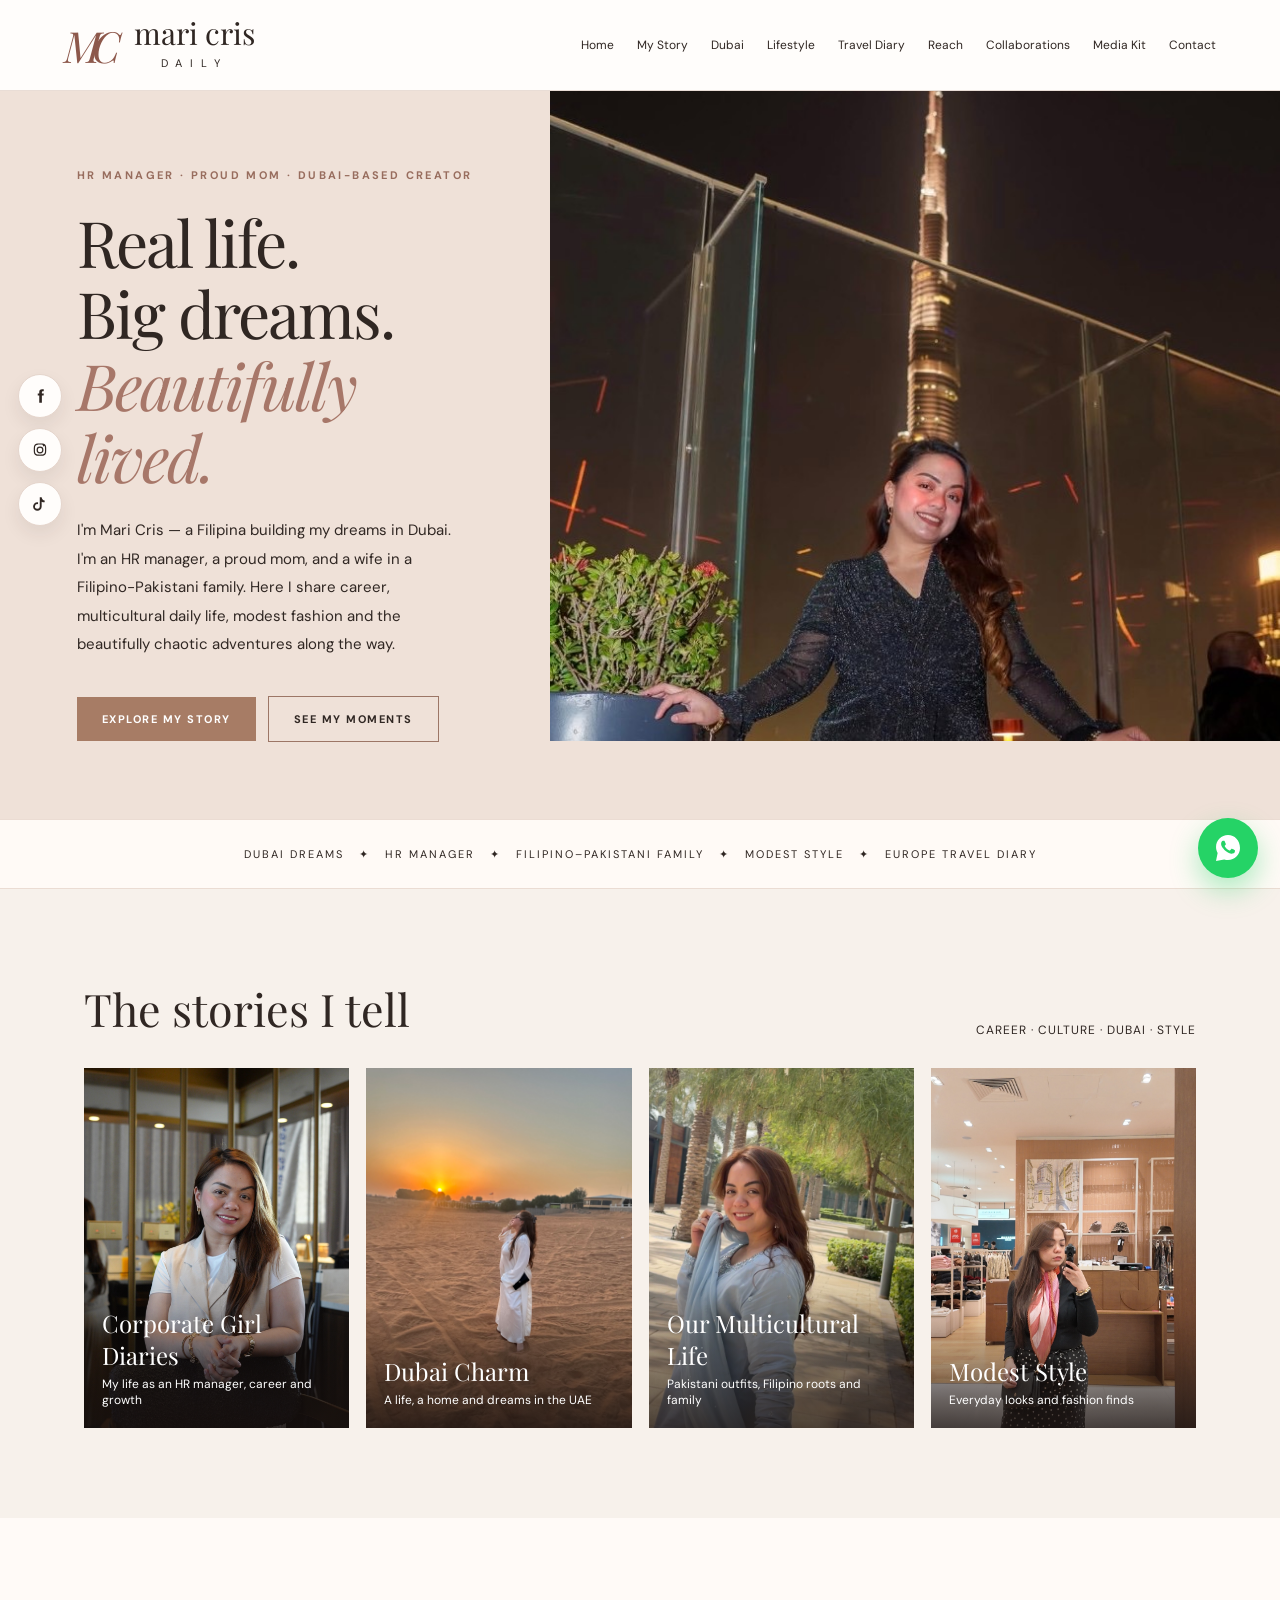
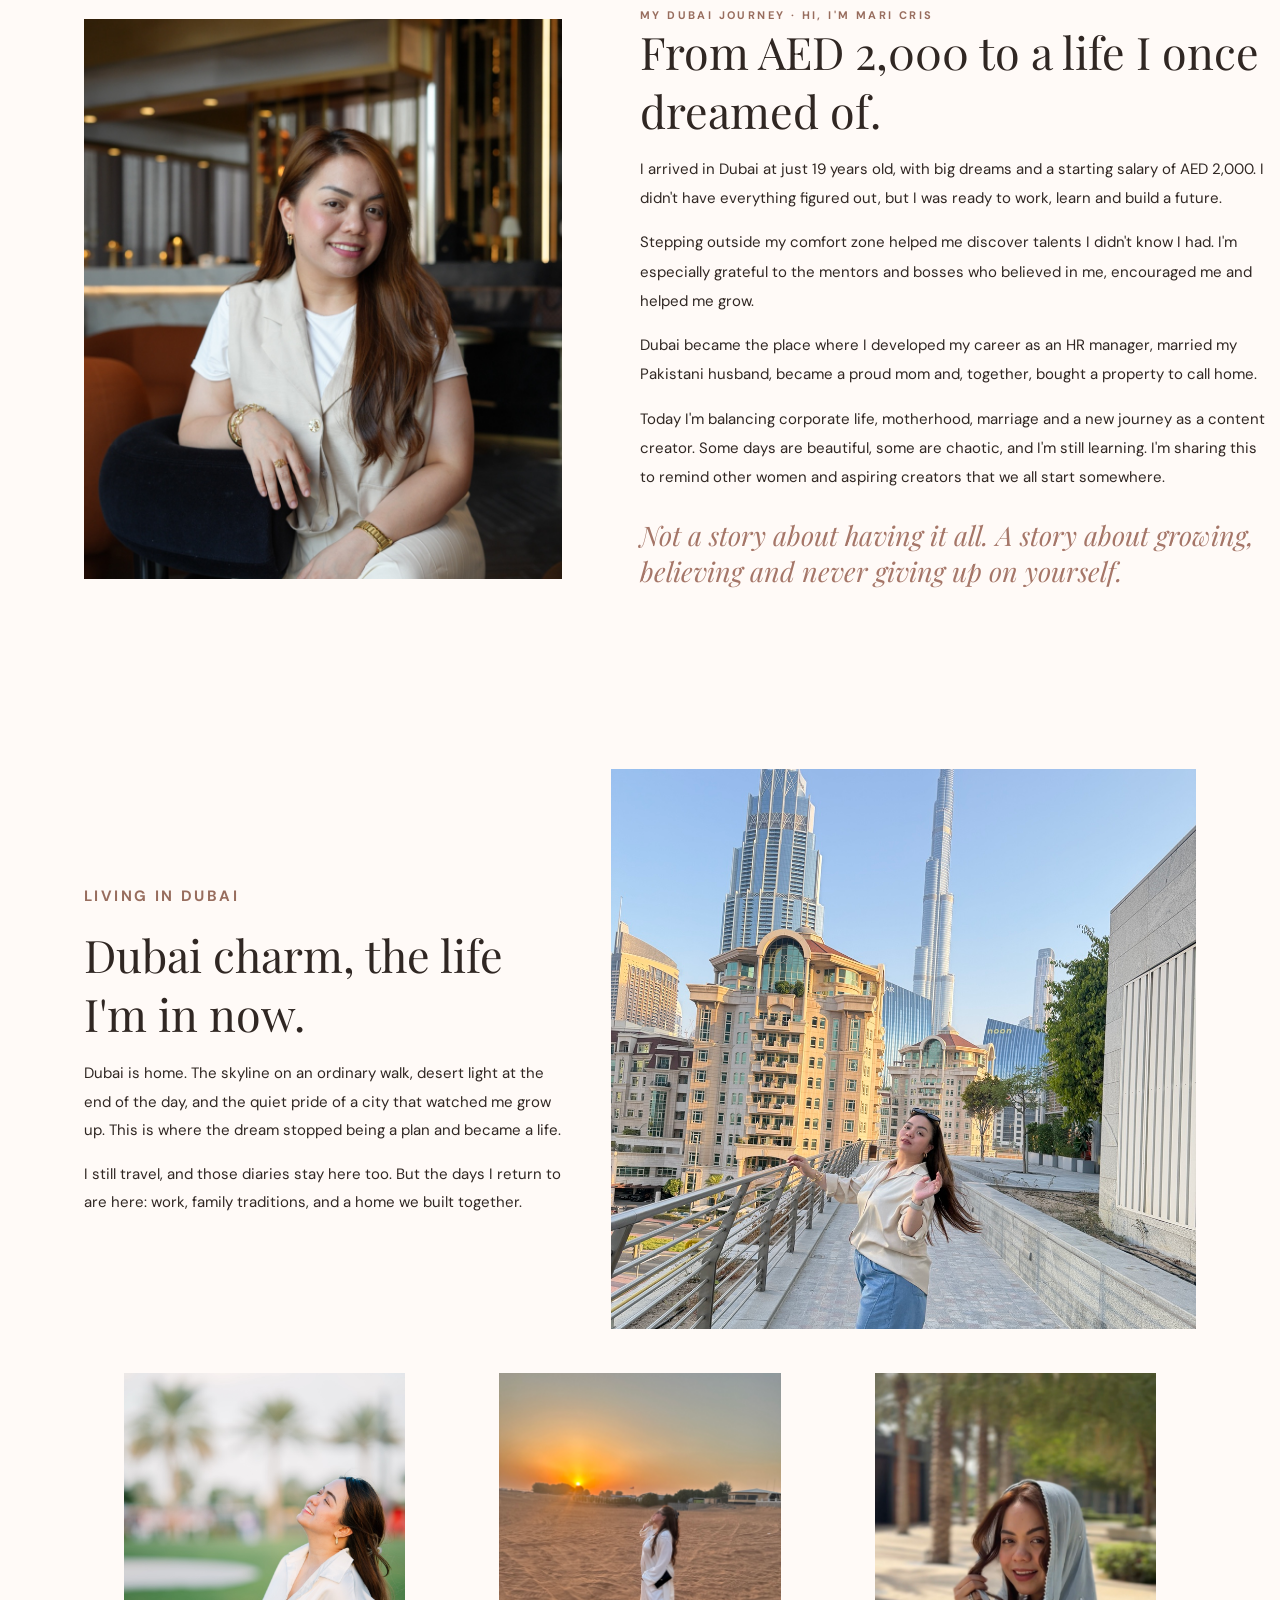
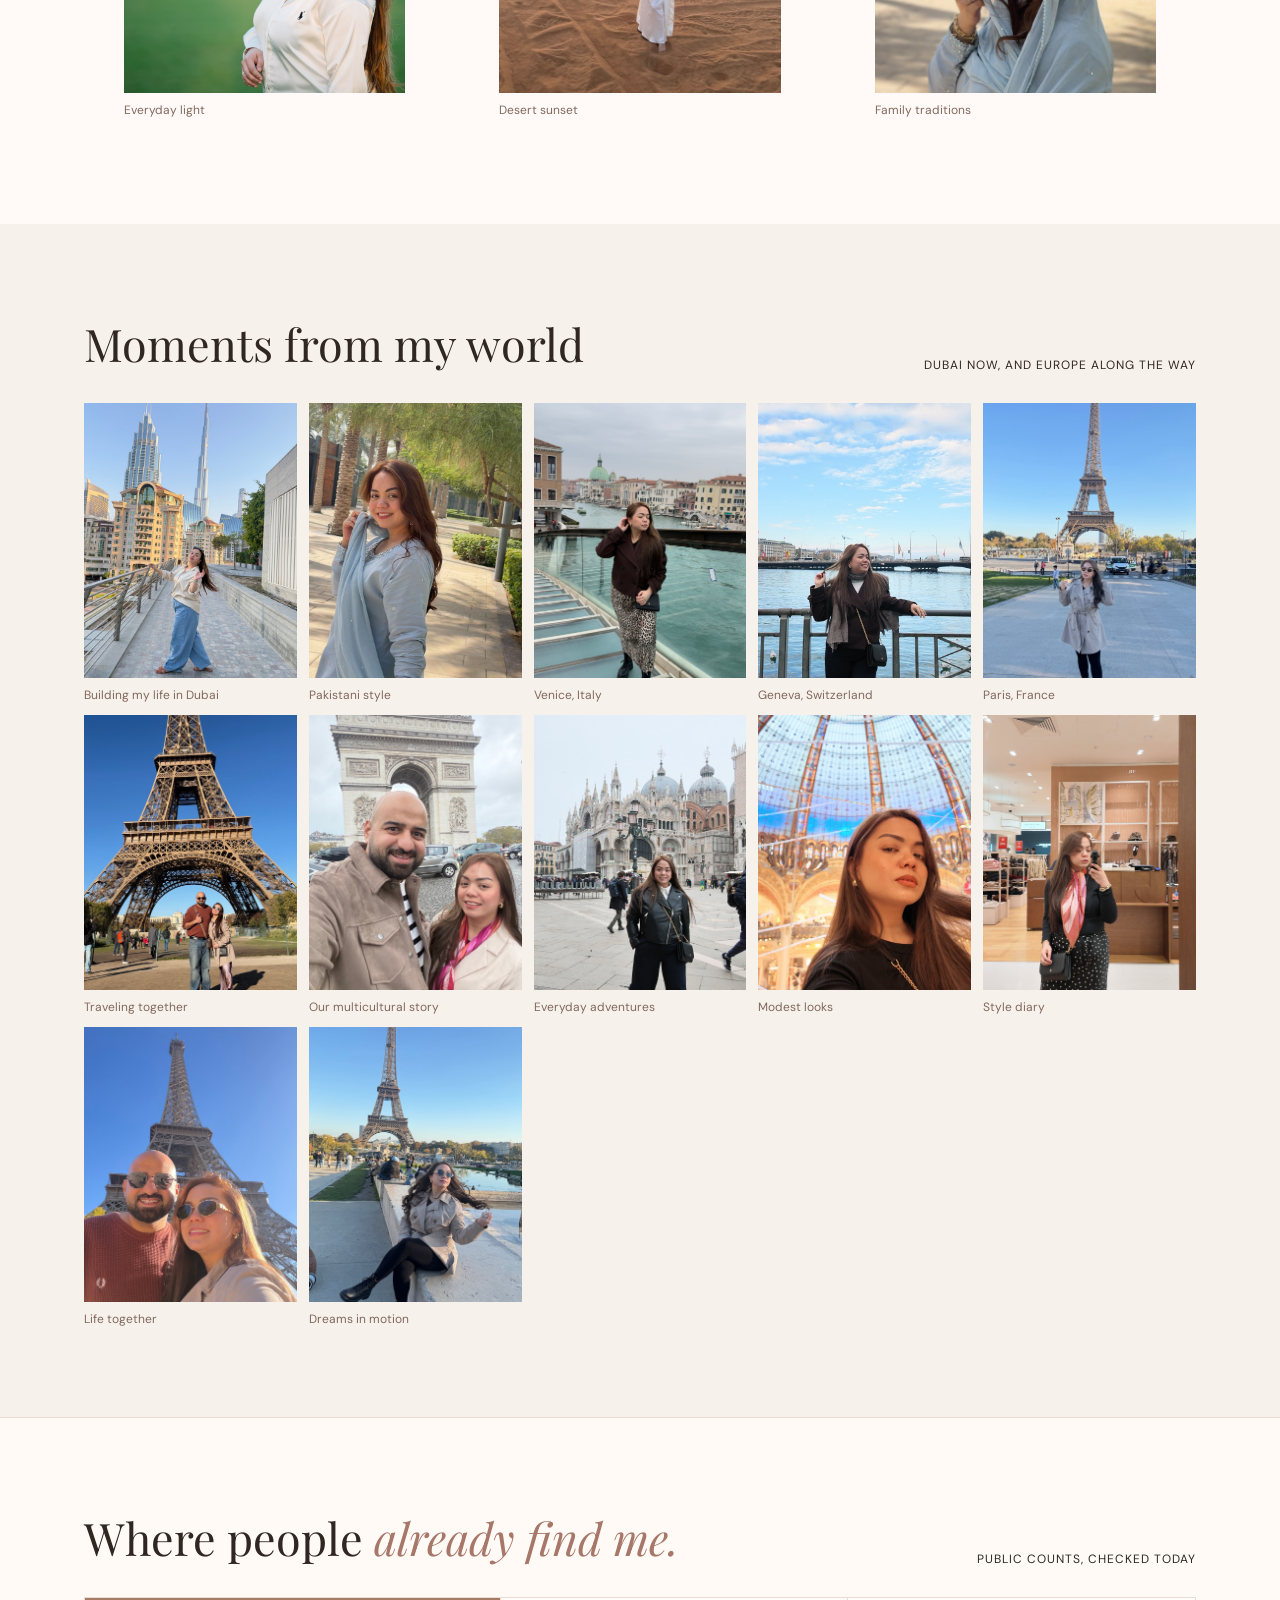
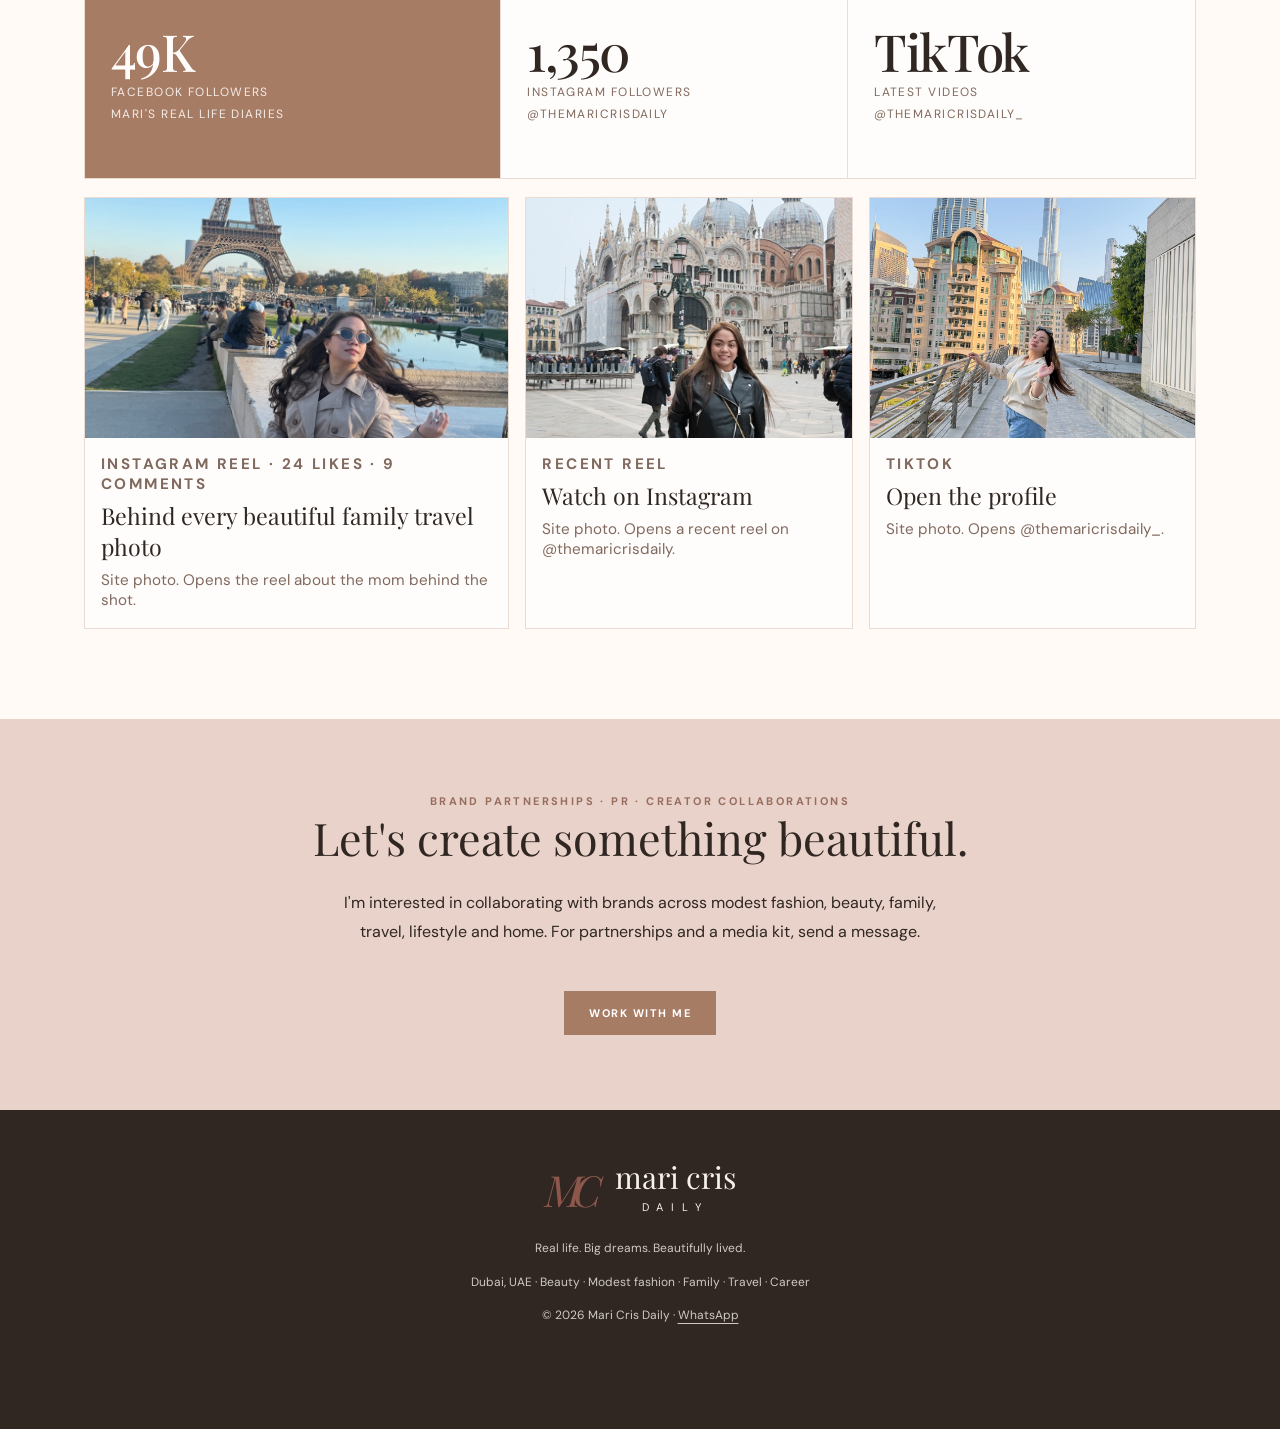
<file: index.html>
<!DOCTYPE html>
<html lang="en">
  <head>
    <meta charset="utf-8" />
    <meta name="viewport" content="width=device-width, initial-scale=1" />
    <meta
      name="description"
      content="Mari Cris Daily — real life, big dreams, beautifully lived. A Dubai-based working mom sharing multicultural family life, modest style, travel and her creator journey."
    />
    <title>Mari Cris Daily | Real Life, Big Dreams</title>
    <link rel="icon" href="favicon.svg" />
    <link rel="preconnect" href="https://fonts.googleapis.com" />
    <link rel="preconnect" href="https://fonts.gstatic.com" crossorigin />
    <link
      href="https://fonts.googleapis.com/css2?family=DM+Sans:wght@400;500;600;700&family=Playfair+Display:ital,wght@0,400;0,500;0,600;1,400&display=swap"
      rel="stylesheet"
    />
    <link rel="stylesheet" href="css/home.css" />
  </head>
  <body>
    <header>
      <div class="nav">
        <a href="#home" class="brand" aria-label="Mari Cris Daily home">
          <div class="monogram">MC</div>
          <div class="wordmark">mari cris<span>DAILY</span></div>
        </a>
        <button class="menu" type="button" aria-label="Open menu" aria-expanded="false">☰</button>
        <nav class="navlinks" aria-label="Primary">
          <a href="#home">Home</a>
          <a href="#story">My Story</a>
          <a href="#dubai">Dubai</a>
          <a href="#stories">Lifestyle</a>
          <a href="#photos">Travel Diary</a>
          <a href="#reach">Reach</a>
          <a href="#collaborate">Collaborations</a>
          <a href="#collaborate">Media Kit</a>
          <a href="#contact">Contact</a>
        </nav>
      </div>
    </header>

    <main>
      <section id="home" class="hero">
        <div class="hero-copy">
          <div class="eyebrow">HR manager · Proud mom · Dubai-based creator</div>
          <h1>Real life.<br />Big dreams.<br /><em>Beautifully lived.</em></h1>
          <p>
            I'm Mari Cris — a Filipina building my dreams in Dubai. I'm an HR manager, a proud mom,
            and a wife in a Filipino-Pakistani family. Here I share career, multicultural daily
            life, modest fashion and the beautifully chaotic adventures along the way.
          </p>
          <a class="btn" href="#story">Explore my story</a>
          <a class="btn secondary" href="#photos">See my moments</a>
        </div>
        <img
          class="hero-photo"
          src="photos/burj-banner.jpg"
          alt="Mari Cris in a dark sparkly dress on a night rooftop, with the lit Burj Khalifa behind her"
        />
      </section>

      <div class="strip">
        Dubai dreams &nbsp; ✦ &nbsp; HR manager &nbsp; ✦ &nbsp; Filipino–Pakistani family &nbsp; ✦
        &nbsp; Modest style &nbsp; ✦ &nbsp; Europe travel diary
      </div>

      <section id="stories" class="wrap">
        <div class="sectionhead">
          <h2>The stories I tell</h2>
          <span class="small">Career · Culture · Dubai · Style</span>
        </div>
        <div class="cards">
          <a class="tile" href="#story">
            <img src="photos/hr-seated.jpg" alt="Mari Cris seated in a professional cream outfit" />
            <div class="overlay">
              <h3>Corporate Girl Diaries</h3>
              <p>My life as an HR manager, career and growth</p>
            </div>
          </a>
          <a class="tile" href="#dubai">
            <img src="photos/dubai-sunset.jpg" alt="Mari Cris in white at a Dubai desert sunset" />
            <div class="overlay">
              <h3>Dubai Charm</h3>
              <p>A life, a home and dreams in the UAE</p>
            </div>
          </a>
          <a class="tile" href="#story">
            <img src="photos/pakistani-blue-style.jpg" alt="Mari Cris wearing a pale blue Pakistani outfit" />
            <div class="overlay">
              <h3>Our Multicultural Life</h3>
              <p>Pakistani outfits, Filipino roots and family</p>
            </div>
          </a>
          <a class="tile" href="#photos">
            <img src="photos/modest-style.jpg" alt="Mari Cris in a modest outfit inside a boutique" />
            <div class="overlay">
              <h3>Modest Style</h3>
              <p>Everyday looks and fashion finds</p>
            </div>
          </a>
        </div>
      </section>

      <section id="story" class="story">
        <div class="story-grid">
          <img
            class="story-photo"
            src="photos/hr-portrait.jpg"
            alt="Mari Cris in a cream vest, at the start of a workday"
          />
          <div>
            <div class="eyebrow">My Dubai journey · Hi, I'm Mari Cris</div>
            <h2>From AED 2,000 to a life I once dreamed of.</h2>
            <p>
              I arrived in Dubai at just 19 years old, with big dreams and a starting salary of AED
              2,000. I didn't have everything figured out, but I was ready to work, learn and build a
              future.
            </p>
            <p>
              Stepping outside my comfort zone helped me discover talents I didn't know I had. I'm
              especially grateful to the mentors and bosses who believed in me, encouraged me and
              helped me grow.
            </p>
            <p>
              Dubai became the place where I developed my career as an HR manager, married my
              Pakistani husband, became a proud mom and, together, bought a property to call home.
            </p>
            <p>
              Today I'm balancing corporate life, motherhood, marriage and a new journey as a content
              creator. Some days are beautiful, some are chaotic, and I'm still learning. I'm sharing
              this to remind other women and aspiring creators that we all start somewhere.
            </p>
            <div class="quote">
              Not a story about having it all. A story about growing, believing and never giving up
              on yourself.
            </div>
          </div>
        </div>
      </section>

      <section id="dubai" class="dubai">
        <div class="wrap">
          <div class="dubai-layout">
            <div>
              <p class="eyebrow">Living in Dubai</p>
              <h2>Dubai charm, the life I'm in now.</h2>
              <p>
                Dubai is home. The skyline on an ordinary walk, desert light at the end of the day,
                and the quiet pride of a city that watched me grow up. This is where the dream
                stopped being a plan and became a life.
              </p>
              <p>
                I still travel, and those diaries stay here too. But the days I return to are here:
                work, family traditions, and a home we built together.
              </p>
            </div>
            <img
              class="dubai-photo"
              src="photos/dubai-walk.jpg"
              alt="Mari Cris walking in Dubai with Burj Khalifa behind her"
            />
          </div>
          <div class="dubai-row">
            <figure>
              <img src="photos/dubai-portrait.jpg" alt="Mari Cris outdoors in Dubai, eyes closed in the sun" />
              <figcaption>Everyday light</figcaption>
            </figure>
            <figure>
              <img src="photos/dubai-sunset.jpg" alt="Mari Cris in white at a Dubai desert sunset" />
              <figcaption>Desert sunset</figcaption>
            </figure>
            <figure>
              <img src="photos/pakistani-blue-portrait.jpg" alt="Mari Cris in a pale blue outfit and dupatta" />
              <figcaption>Family traditions</figcaption>
            </figure>
          </div>
        </div>
      </section>

      <section id="photos" class="wrap">
        <div class="sectionhead">
          <h2>Moments from my world</h2>
          <span class="small">Dubai now, and Europe along the way</span>
        </div>
        <div class="gallery">
          <figure>
            <img src="photos/dubai-walk.jpg" alt="Mari Cris walking near Burj Khalifa" />
            <figcaption>Building my life in Dubai</figcaption>
          </figure>
          <figure>
            <img src="photos/pakistani-blue-style.jpg" alt="Mari Cris in a pale blue Pakistani outfit" />
            <figcaption>Pakistani style</figcaption>
          </figure>
          <figure>
            <img src="photos/venice-bridge.jpg" alt="Mari Cris on a bridge in Venice" />
            <figcaption>Venice, Italy</figcaption>
          </figure>
          <figure>
            <img src="photos/geneva.jpg" alt="Mari Cris by the water in Geneva" />
            <figcaption>Geneva, Switzerland</figcaption>
          </figure>
          <figure>
            <img src="photos/paris-standing.jpg" alt="Mari Cris standing near the Eiffel Tower" />
            <figcaption>Paris, France</figcaption>
          </figure>
          <figure>
            <img src="photos/paris-tower-couple.jpg" alt="Mari Cris and her husband beneath the Eiffel Tower" />
            <figcaption>Traveling together</figcaption>
          </figure>
          <figure>
            <img src="photos/paris-couple-arc.jpg" alt="Mari Cris and her husband by the Arc de Triomphe" />
            <figcaption>Our multicultural story</figcaption>
          </figure>
          <figure>
            <img src="photos/venice-square.jpg" alt="Mari Cris in St Mark's Square" />
            <figcaption>Everyday adventures</figcaption>
          </figure>
          <figure>
            <img src="photos/paris-portrait.jpg" alt="Mari Cris in Paris" />
            <figcaption>Modest looks</figcaption>
          </figure>
          <figure>
            <img src="photos/modest-style.jpg" alt="Mari Cris in a polka-dot skirt and silk scarf" />
            <figcaption>Style diary</figcaption>
          </figure>
          <figure>
            <img src="photos/paris-selfie.jpg" alt="Couple selfie in Paris" />
            <figcaption>Life together</figcaption>
          </figure>
          <figure>
            <img src="photos/paris-seated.jpg" alt="Mari Cris seated by the Eiffel Tower" />
            <figcaption>Dreams in motion</figcaption>
          </figure>
        </div>
      </section>

      <section id="reach" class="reach">
        <div class="wrap">
          <div class="sectionhead">
            <h2>Where people <em>already find me.</em></h2>
            <span class="small">Public counts, checked today</span>
          </div>
          <div class="reach-stats">
            <a class="reach-stat reach-stat-lead" href="https://www.facebook.com/MariAsimDubai" target="_blank" rel="noopener noreferrer">
              <span class="reach-num">49K</span>
              <span class="reach-label">Facebook followers</span>
              <span class="reach-handle">Mari's Real Life Diaries</span>
            </a>
            <a class="reach-stat" href="https://www.instagram.com/themaricrisdaily" target="_blank" rel="noopener noreferrer">
              <span class="reach-num">1,350</span>
              <span class="reach-label">Instagram followers</span>
              <span class="reach-handle">@themaricrisdaily</span>
            </a>
            <a class="reach-stat" href="https://www.tiktok.com/@themaricrisdaily_" target="_blank" rel="noopener noreferrer">
              <span class="reach-num">TikTok</span>
              <span class="reach-label">Latest videos</span>
              <span class="reach-handle">@themaricrisdaily_</span>
            </a>
          </div>
          <div class="reach-posts">
            <a class="reach-post" href="https://www.instagram.com/themaricrisdaily/reel/Df2HypexSF0/" target="_blank" rel="noopener noreferrer">
              <img src="photos/paris-seated.jpg" alt="A photo from the site, linking to an Instagram reel" />
              <div>
                <p class="eyebrow">Instagram reel · 24 likes · 9 comments</p>
                <h3>Behind every beautiful family travel photo</h3>
                <p>Site photo. Opens the reel about the mom behind the shot.</p>
              </div>
            </a>
            <a class="reach-post" href="https://www.instagram.com/themaricrisdaily/reel/DfuketRR5Lr/" target="_blank" rel="noopener noreferrer">
              <img src="photos/venice-square.jpg" alt="A photo from the site, linking to a recent Instagram reel" />
              <div>
                <p class="eyebrow">Recent reel</p>
                <h3>Watch on Instagram</h3>
                <p>Site photo. Opens a recent reel on @themaricrisdaily.</p>
              </div>
            </a>
            <a class="reach-post" href="https://www.tiktok.com/@themaricrisdaily_" target="_blank" rel="noopener noreferrer">
              <img src="photos/dubai-walk.jpg" alt="A photo from the site, linking to the TikTok profile" />
              <div>
                <p class="eyebrow">TikTok</p>
                <h3>Open the profile</h3>
                <p>Site photo. Opens @themaricrisdaily_.</p>
              </div>
            </a>
          </div>
        </div>
      </section>

      <section id="collaborate" class="collab">
        <div class="eyebrow">Brand partnerships · PR · Creator collaborations</div>
        <h2>Let's create something beautiful.</h2>
        <p>
          I'm interested in collaborating with brands across modest fashion, beauty, family, travel,
          lifestyle and home. For partnerships and a media kit, send a message.
        </p>
        <a
          class="btn"
          href="https://wa.me/971565668019?text=Hi%2C%20Mari%20how%20are%20you%20doing%20today%3F"
          target="_blank"
          rel="noopener noreferrer"
          >Work with me</a
        >
      </section>
    </main>

    <footer id="contact" class="footer">
      <a href="#home" class="brand" aria-label="Mari Cris Daily home">
        <div class="monogram">MC</div>
        <div class="wordmark">mari cris<span>DAILY</span></div>
      </a>
      <p>Real life. Big dreams. Beautifully lived.</p>
      <p>Dubai, UAE · Beauty · Modest fashion · Family · Travel · Career</p>
      <p>
        © 2026 Mari Cris Daily ·
        <a
          href="https://wa.me/971565668019?text=Hi%2C%20Mari%20how%20are%20you%20doing%20today%3F"
          target="_blank"
          rel="noopener noreferrer"
          >WhatsApp</a
        >
      </p>
    </footer>

    <nav class="social-rail" aria-label="Social profiles">
      <a href="https://www.facebook.com/MariAsimDubai" target="_blank" rel="noopener noreferrer" aria-label="Facebook, Mari's Real Life Diaries">
        <svg viewBox="0 0 24 24" aria-hidden="true"><path d="M14.5 8.5V6.8c0-.7.5-1 1.1-1H17V3h-2.1C12.2 3 11 4.4 11 6.6v1.9H9v2.7h2V21h3.5v-9.8h2.3l.3-2.7h-2.6z"/></svg>
      </a>
      <a href="https://www.instagram.com/themaricrisdaily" target="_blank" rel="noopener noreferrer" aria-label="Instagram, @themaricrisdaily">
        <svg viewBox="0 0 24 24" aria-hidden="true"><path d="M12 7.4A4.6 4.6 0 1 0 16.6 12 4.6 4.6 0 0 0 12 7.4zm0 7.6A3 3 0 1 1 15 12a3 3 0 0 1-3 3zm5.9-8.9a1.1 1.1 0 1 1-1.1-1.1 1.1 1.1 0 0 1 1.1 1.1zM12 4.8c-1.9 0-2.1 0-2.9.1a4.7 4.7 0 0 0-1.6.3 3.2 3.2 0 0 0-1.8 1.8 4.7 4.7 0 0 0-.3 1.6c-.1.8-.1 1-.1 2.9s0 2.1.1 2.9a4.7 4.7 0 0 0 .3 1.6 3.2 3.2 0 0 0 1.8 1.8 4.7 4.7 0 0 0 1.6.3c.8.1 1 .1 2.9.1s2.1 0 2.9-.1a4.7 4.7 0 0 0 1.6-.3 3.2 3.2 0 0 0 1.8-1.8 4.7 4.7 0 0 0 .3-1.6c.1-.8.1-1 .1-2.9s0-2.1-.1-2.9a4.7 4.7 0 0 0-.3-1.6 3.2 3.2 0 0 0-1.8-1.8 4.7 4.7 0 0 0-1.6-.3c-.8-.1-1-.1-2.9-.1zm0-1.6c1.9 0 2.2 0 3 .1a6.3 6.3 0 0 1 2.1.4 4.8 4.8 0 0 1 2.7 2.7 6.3 6.3 0 0 1 .4 2.1c.1.8.1 1.1.1 3s0 2.2-.1 3a6.3 6.3 0 0 1-.4 2.1 4.8 4.8 0 0 1-2.7 2.7 6.3 6.3 0 0 1-2.1.4c-.8.1-1.1.1-3 .1s-2.2 0-3-.1a6.3 6.3 0 0 1-2.1-.4 4.8 4.8 0 0 1-2.7-2.7 6.3 6.3 0 0 1-.4-2.1c-.1-.8-.1-1.1-.1-3s0-2.2.1-3a6.3 6.3 0 0 1 .4-2.1 4.8 4.8 0 0 1 2.7-2.7 6.3 6.3 0 0 1 2.1-.4c.8-.1 1.1-.1 3-.1z"/></svg>
      </a>
      <a href="https://www.tiktok.com/@themaricrisdaily_" target="_blank" rel="noopener noreferrer" aria-label="TikTok, @themaricrisdaily_">
        <svg viewBox="0 0 24 24" aria-hidden="true"><path d="M14.2 3c.4 2.4 1.7 4.1 4 4.4v2.4a6.7 6.7 0 0 1-4-.9v6.4a5.7 5.7 0 1 1-5.7-5.7c.3 0 .6 0 .9.1v2.5a3.2 3.2 0 1 0 2.3 3.1V3z"/></svg>
      </a>
    </nav>

    <a
      class="whatsapp"
      href="https://wa.me/971565668019?text=Hi%2C%20Mari%20how%20are%20you%20doing%20today%3F"
      target="_blank"
      rel="noopener noreferrer"
      aria-label="WhatsApp Mari: Hi, Mari how are you doing today?"
    >
      <svg viewBox="0 0 32 32" aria-hidden="true">
        <path
          d="M16.01 3C9.4 3 4.03 8.37 4.03 14.98c0 2.1.55 4.15 1.6 5.96L4 29l8.22-1.58a11.9 11.9 0 0 0 3.79.62h.01c6.61 0 11.98-5.37 11.98-11.98C28 8.37 22.63 3 16.01 3zm6.95 16.95c-.29.82-1.7 1.57-2.36 1.67-.6.09-1.36.13-2.2-.14-.5-.16-1.15-.38-1.98-.74-3.48-1.5-5.75-5.01-5.92-5.24-.17-.23-1.4-1.86-1.4-3.55s.86-2.52 1.2-2.86c.29-.3.77-.44 1.23-.44.15 0 .28 0 .4.01.35.02.53.04.76.6.29.7.99 2.42 1.08 2.6.09.17.15.38.03.6-.12.23-.18.37-.35.57-.17.2-.36.44-.52.59-.17.17-.35.35-.15.68.2.33.89 1.47 1.91 2.38 1.31 1.17 2.42 1.53 2.76 1.7.34.17.54.15.74-.09.2-.23.85-.99 1.08-1.33.23-.34.46-.28.76-.17.31.12 1.95.92 2.28 1.09.34.17.56.25.64.39.09.14.09.82-.2 1.64z"
        />
      </svg>
    </a>

    <script>
      const menu = document.querySelector(".menu");
      const nav = document.querySelector(".navlinks");
      menu.addEventListener("click", () => {
        const open = nav.classList.toggle("open");
        menu.setAttribute("aria-expanded", String(open));
        menu.setAttribute("aria-label", open ? "Close menu" : "Open menu");
      });
      nav.querySelectorAll("a").forEach((link) => {
        link.addEventListener("click", () => {
          nav.classList.remove("open");
          menu.setAttribute("aria-expanded", "false");
          menu.setAttribute("aria-label", "Open menu");
        });
      });
    </script>
  </body>
</html>
</file>
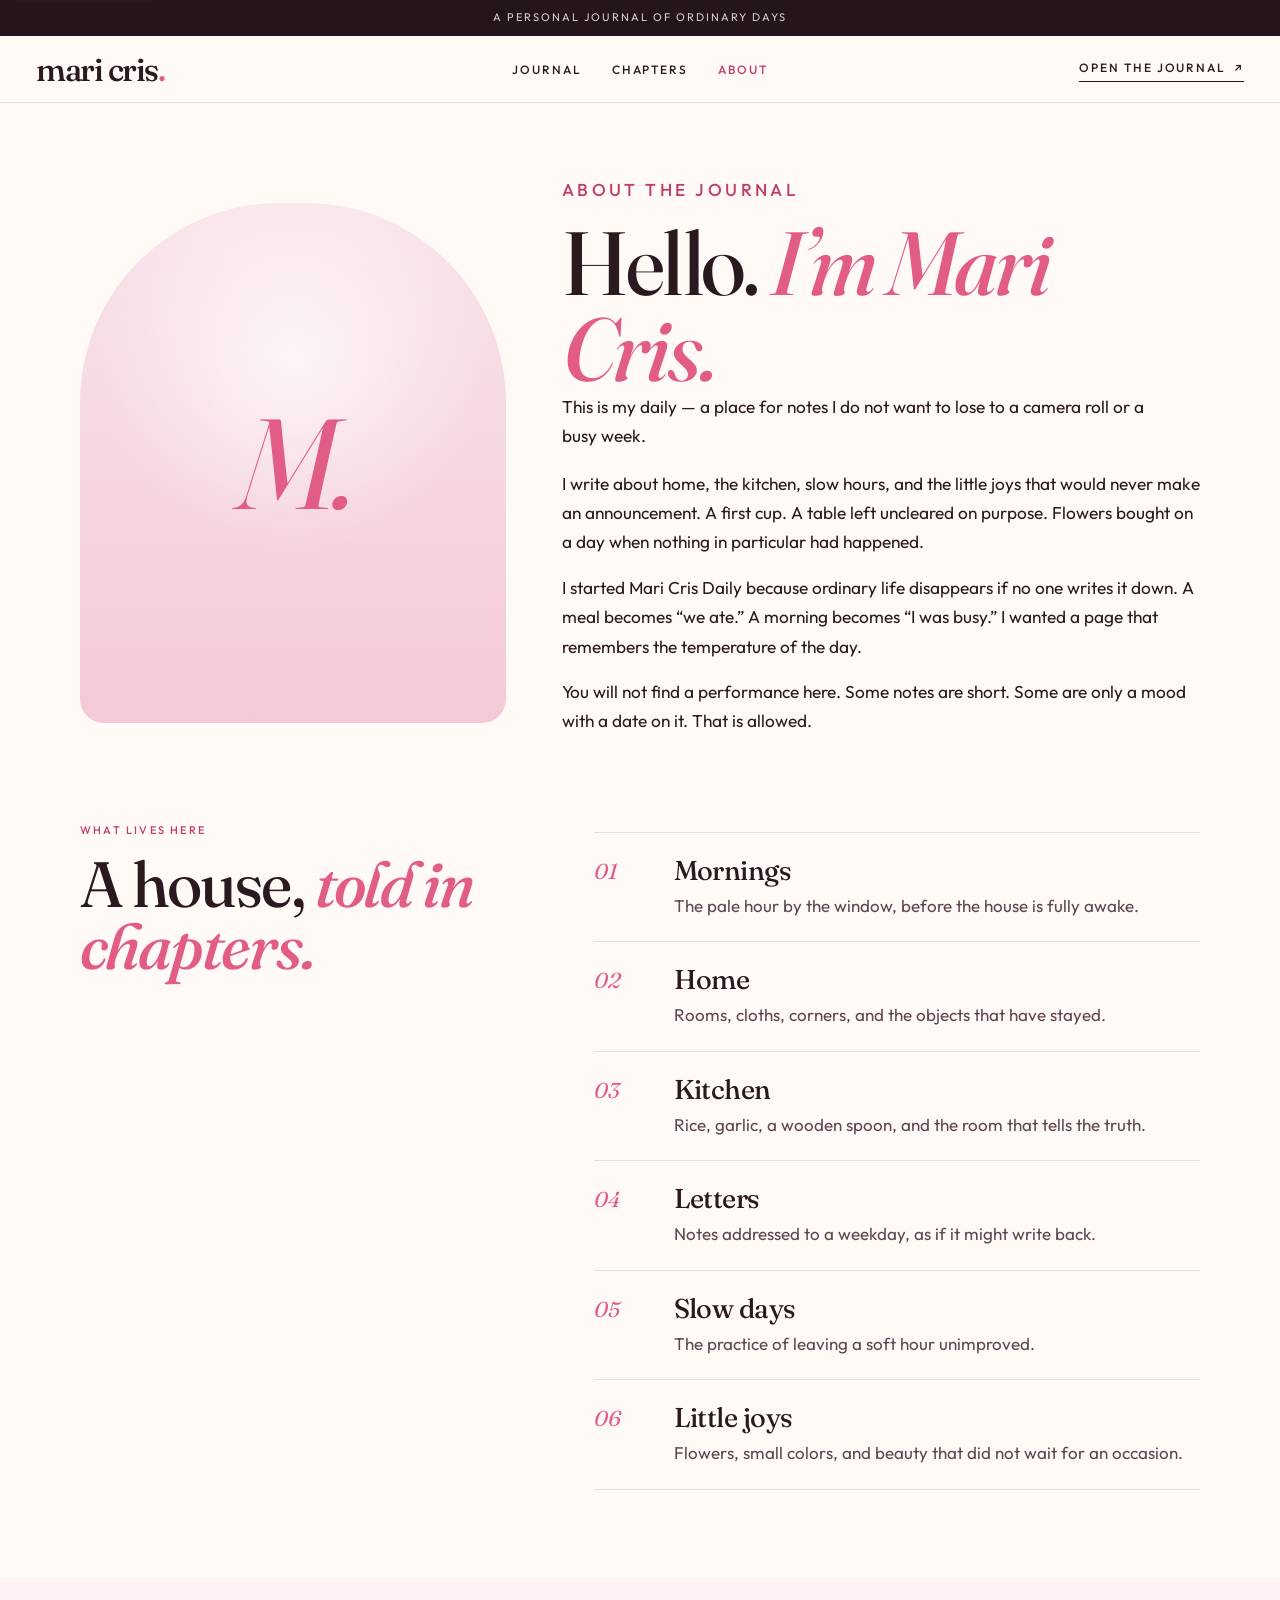
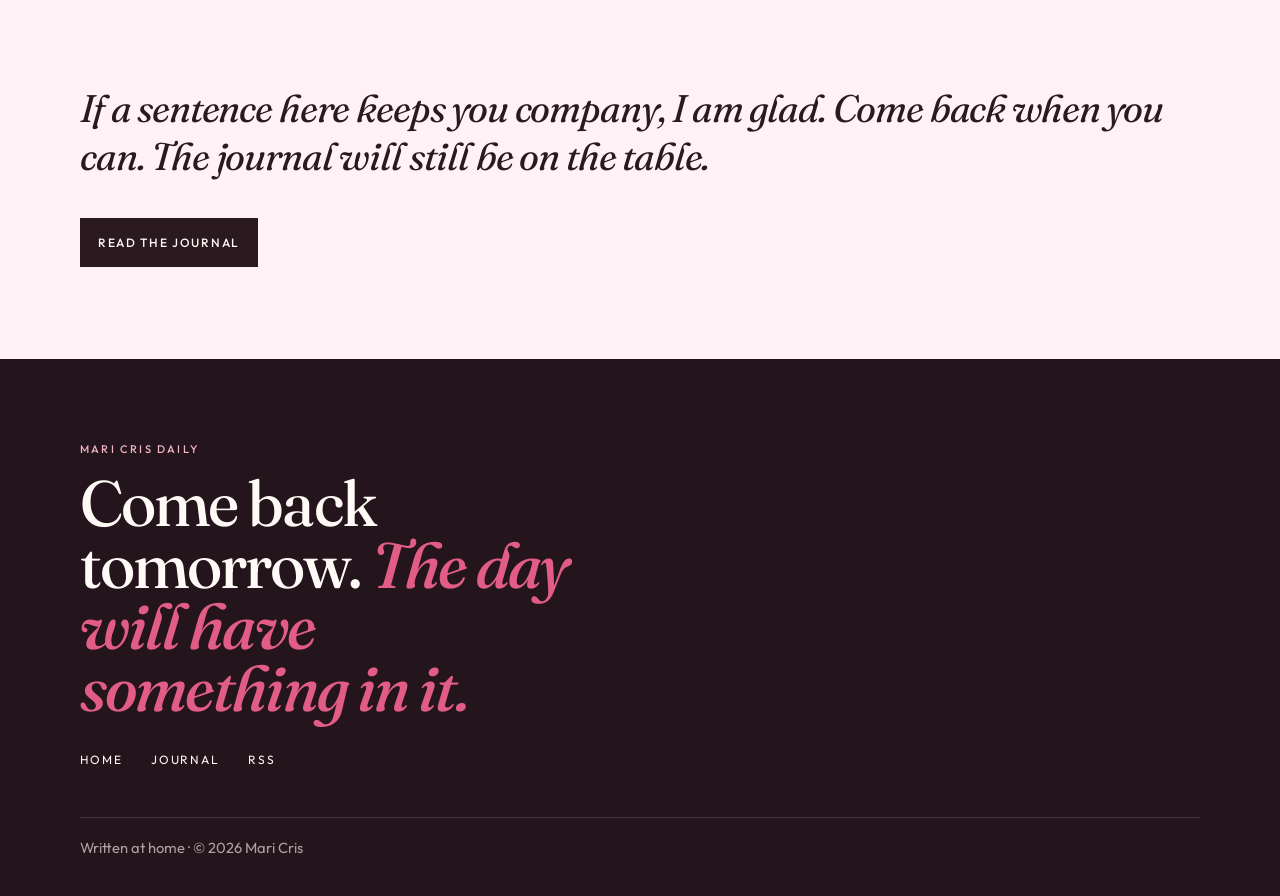
<file: about.html>
<!DOCTYPE html>
<html lang="en">
  <head>
    <meta charset="utf-8" />
    <meta name="viewport" content="width=device-width, initial-scale=1" />
    <title>About Mari Cris — Mari Cris Daily</title>
    <meta
      name="description"
      content="Mari Cris Daily is a personal journal of home, the kitchen, slow hours, and little joys."
    />
    <meta name="theme-color" content="#fffaf5" />
    <link rel="icon" href="favicon.svg" />
    <link rel="preconnect" href="https://fonts.googleapis.com" />
    <link rel="preconnect" href="https://fonts.gstatic.com" crossorigin />
    <link
      href="https://fonts.googleapis.com/css2?family=Fraunces:ital,opsz,wght@0,9..144,460;0,9..144,560;1,9..144,500;1,9..144,560&family=Outfit:wght@400;500&display=swap"
      rel="stylesheet"
    />
    <link rel="stylesheet" href="css/styles.css" />
  </head>
  <body>
    <a class="skip" href="#content">Skip to content</a>
    <div class="masthead">
      <div class="topbar"><p>A personal journal of ordinary days</p></div>
      <header class="site-header">
        <a class="logo" href="index.html">mari cris<span>.</span></a>
        <button class="nav-toggle" type="button" aria-label="Open menu" aria-expanded="false">
          <span></span><span></span>
        </button>
        <nav class="site-nav" aria-label="Primary">
          <a href="journal.html">Journal</a>
          <a href="index.html#chapters">Chapters</a>
          <a href="about.html" aria-current="page">About</a>
        </nav>
        <a class="nav-cta" href="journal.html">Open the journal <span aria-hidden="true">↗</span></a>
      </header>
    </div>

    <main id="content">
      <section class="page-hero">
        <div class="wrap about-grid">
          <div class="monogram" aria-hidden="true">M.</div>
          <div class="prose">
            <p class="kicker">About the journal</p>
            <h1>Hello. <em>I’m Mari Cris.</em></h1>
            <p class="lede" style="margin-bottom: 18px">
              This is my daily — a place for notes I do not want to lose to a camera roll or a busy
              week.
            </p>
            <p>
              I write about home, the kitchen, slow hours, and the little joys that would never make
              an announcement. A first cup. A table left uncleared on purpose. Flowers bought on a
              day when nothing in particular had happened.
            </p>
            <p>
              I started Mari Cris Daily because ordinary life disappears if no one writes it down. A
              meal becomes “we ate.” A morning becomes “I was busy.” I wanted a page that remembers
              the temperature of the day.
            </p>
            <p>
              You will not find a performance here. Some notes are short. Some are only a mood with
              a date on it. That is allowed.
            </p>
          </div>
        </div>
      </section>

      <section class="section" style="padding-top: 10px">
        <div class="wrap split split-top">
          <div>
            <p class="kicker">What lives here</p>
            <h2>A house, <em>told in chapters.</em></h2>
          </div>
          <ol class="reasons">
            <li>
              <span>01</span>
              <div>
                <h3>Mornings</h3>
                <p>The pale hour by the window, before the house is fully awake.</p>
              </div>
            </li>
            <li>
              <span>02</span>
              <div>
                <h3>Home</h3>
                <p>Rooms, cloths, corners, and the objects that have stayed.</p>
              </div>
            </li>
            <li>
              <span>03</span>
              <div>
                <h3>Kitchen</h3>
                <p>Rice, garlic, a wooden spoon, and the room that tells the truth.</p>
              </div>
            </li>
            <li>
              <span>04</span>
              <div>
                <h3>Letters</h3>
                <p>Notes addressed to a weekday, as if it might write back.</p>
              </div>
            </li>
            <li>
              <span>05</span>
              <div>
                <h3>Slow days</h3>
                <p>The practice of leaving a soft hour unimproved.</p>
              </div>
            </li>
            <li>
              <span>06</span>
              <div>
                <h3>Little joys</h3>
                <p>Flowers, small colors, and beauty that did not wait for an occasion.</p>
              </div>
            </li>
          </ol>
        </div>
      </section>

      <section class="section section-blush">
        <div class="wrap">
          <p class="pull" style="margin: 0; border: 0; padding: 10px 0">
            If a sentence here keeps you company, I am glad. Come back when you can. The journal
            will still be on the table.
          </p>
          <div class="hero-actions">
            <a class="btn" href="journal.html">Read the journal</a>
          </div>
        </div>
      </section>
    </main>

    <footer class="site-footer">
      <div class="wrap">
        <p class="kicker kicker-light">Mari Cris Daily</p>
        <h2>Come back tomorrow. <em>The day will have something in it.</em></h2>
        <nav class="footer-links" aria-label="Footer">
          <a href="index.html">Home</a>
          <a href="journal.html">Journal</a>
          <a href="rss.xml">RSS</a>
        </nav>
        <p class="legal">Written at home · © 2026 Mari Cris</p>
      </div>
    </footer>
    <script src="js/site.js"></script>
  </body>
</html>
</file>
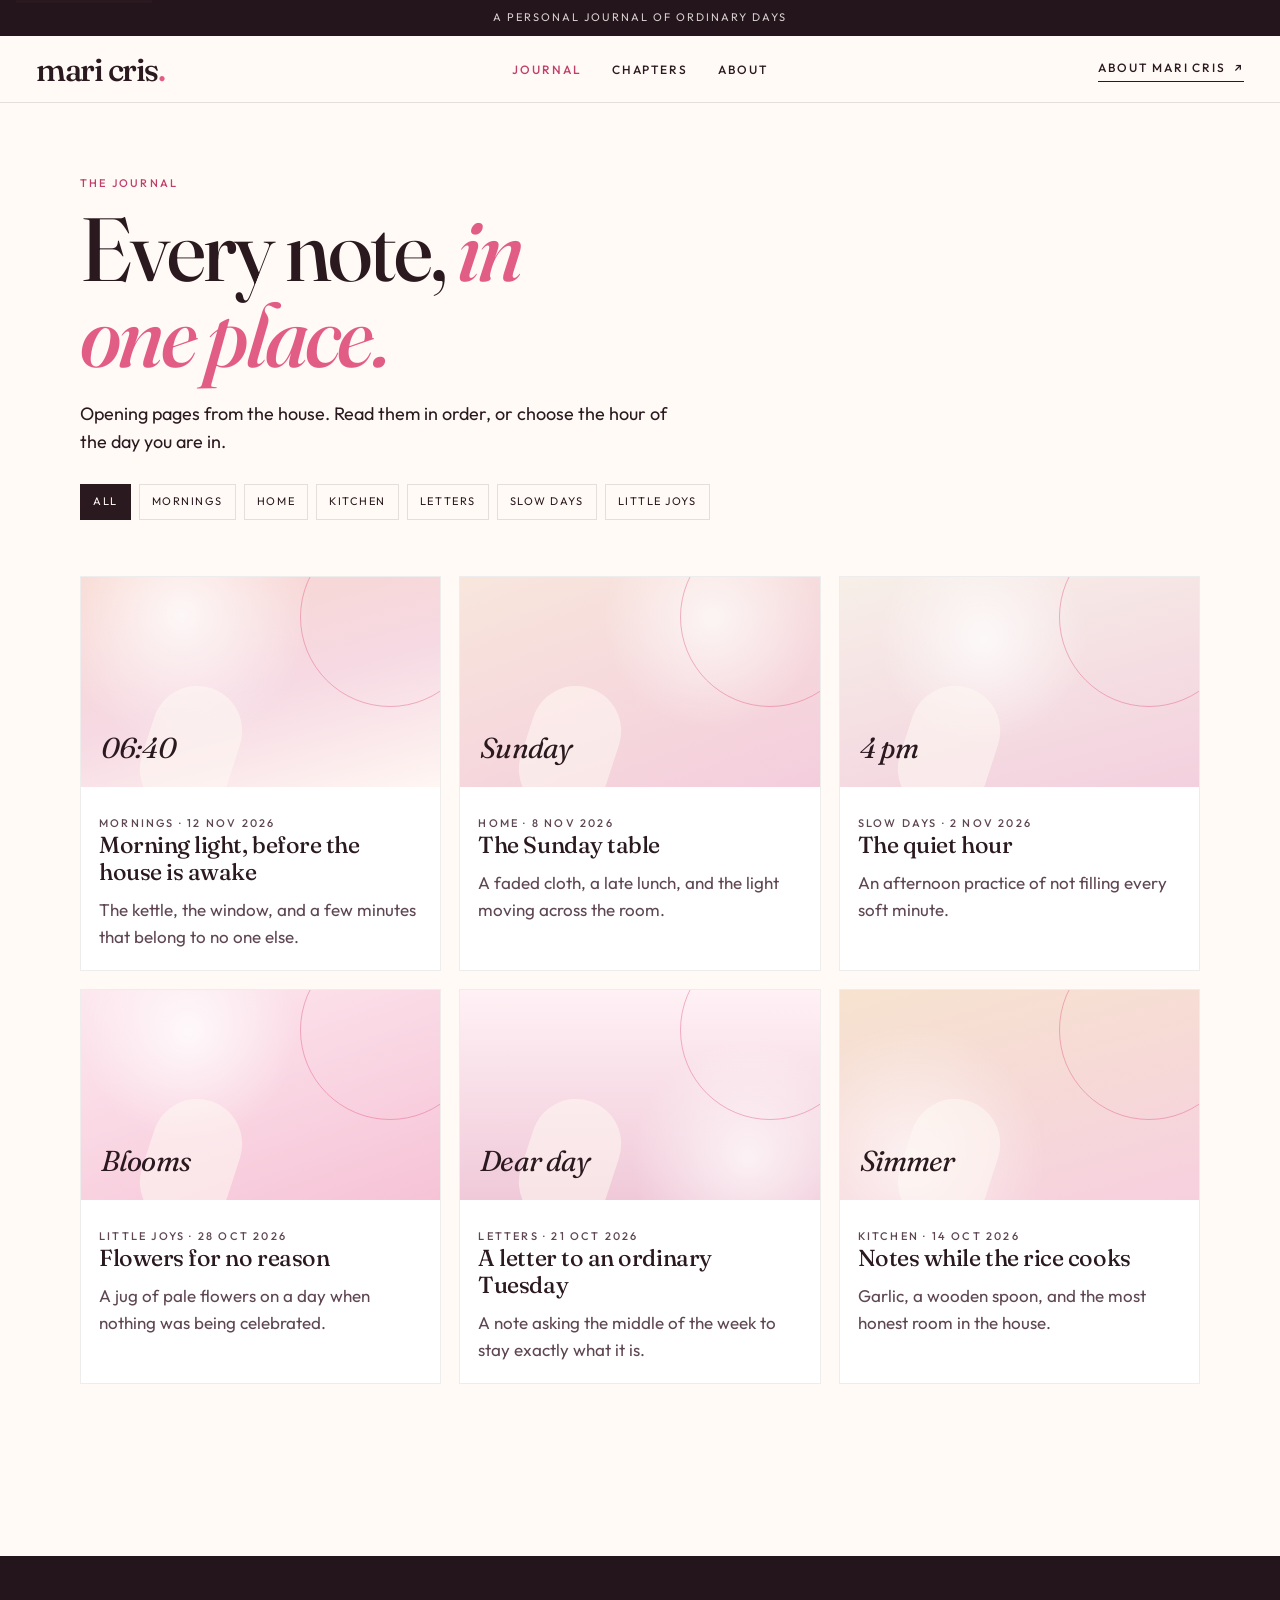
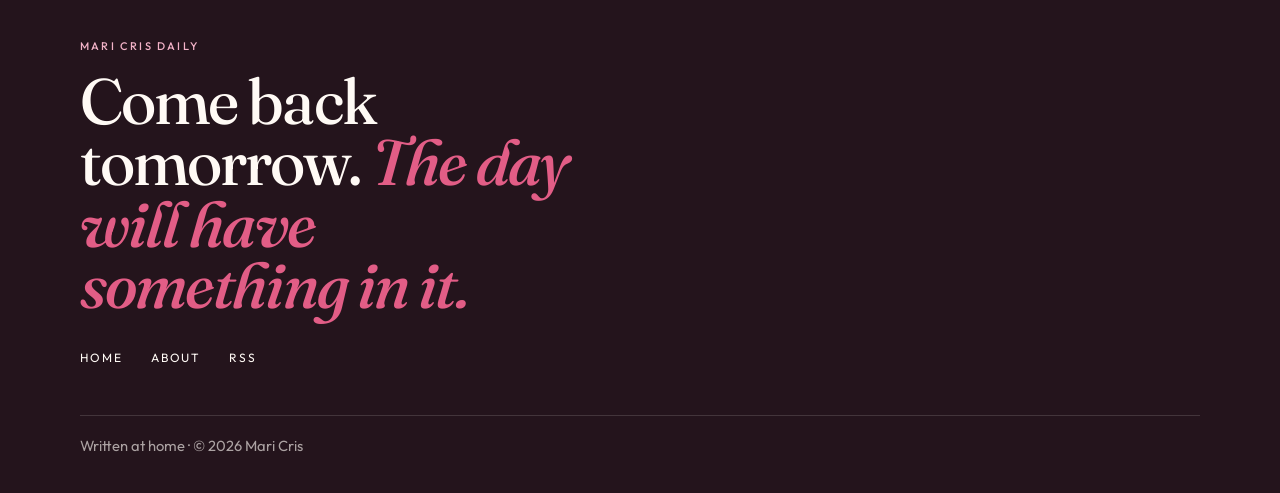
<file: journal.html>
<!DOCTYPE html>
<html lang="en">
  <head>
    <meta charset="utf-8" />
    <meta name="viewport" content="width=device-width, initial-scale=1" />
    <title>The journal — Mari Cris Daily</title>
    <meta
      name="description"
      content="Every note on Mari Cris Daily: mornings, home, the kitchen, letters, and little joys."
    />
    <meta name="theme-color" content="#fffaf5" />
    <link rel="icon" href="favicon.svg" />
    <link rel="alternate" type="application/rss+xml" title="Mari Cris Daily" href="rss.xml" />
    <link rel="preconnect" href="https://fonts.googleapis.com" />
    <link rel="preconnect" href="https://fonts.gstatic.com" crossorigin />
    <link
      href="https://fonts.googleapis.com/css2?family=Fraunces:ital,opsz,wght@0,9..144,460;0,9..144,560;1,9..144,500;1,9..144,560&family=Outfit:wght@400;500&display=swap"
      rel="stylesheet"
    />
    <link rel="stylesheet" href="css/styles.css" />
  </head>
  <body>
    <a class="skip" href="#content">Skip to content</a>
    <div class="masthead">
      <div class="topbar"><p>A personal journal of ordinary days</p></div>
      <header class="site-header">
        <a class="logo" href="index.html">mari cris<span>.</span></a>
        <button class="nav-toggle" type="button" aria-label="Open menu" aria-expanded="false">
          <span></span><span></span>
        </button>
        <nav class="site-nav" aria-label="Primary">
          <a href="journal.html" aria-current="page">Journal</a>
          <a href="index.html#chapters">Chapters</a>
          <a href="about.html">About</a>
        </nav>
        <a class="nav-cta" href="about.html">About Mari Cris <span aria-hidden="true">↗</span></a>
      </header>
    </div>

    <main id="content">
      <section class="page-hero">
        <div class="wrap">
          <p class="kicker">The journal</p>
          <h1>Every note, <em>in one place.</em></h1>
          <p class="lede">
            Opening pages from the house. Read them in order, or choose the hour of the day you are
            in.
          </p>
          <div class="filters" role="toolbar" aria-label="Filter notes">
            <button type="button" data-filter="all" class="is-active">All</button>
            <button type="button" data-filter="mornings">Mornings</button>
            <button type="button" data-filter="home">Home</button>
            <button type="button" data-filter="kitchen">Kitchen</button>
            <button type="button" data-filter="letters">Letters</button>
            <button type="button" data-filter="slow-days">Slow days</button>
            <button type="button" data-filter="little-joys">Little joys</button>
          </div>
        </div>
      </section>

      <section class="section" style="padding-top: 28px">
        <div class="wrap">
          <p class="empty-note">No notes in this chapter yet.</p>
          <div class="entries">
            <a class="entry" data-topic="mornings" href="notes/morning-light.html">
              <div class="plate plate-morning" aria-hidden="true"><span class="plate-mark">06:40</span></div>
              <div class="entry-body">
                <p class="kicker">Mornings · 12 Nov 2026</p>
                <h3>Morning light, before the house is awake</h3>
                <p>The kettle, the window, and a few minutes that belong to no one else.</p>
              </div>
            </a>
            <a class="entry" data-topic="home" href="notes/the-sunday-table.html">
              <div class="plate plate-home" aria-hidden="true"><span class="plate-mark">Sunday</span></div>
              <div class="entry-body">
                <p class="kicker">Home · 8 Nov 2026</p>
                <h3>The Sunday table</h3>
                <p>A faded cloth, a late lunch, and the light moving across the room.</p>
              </div>
            </a>
            <a class="entry" data-topic="slow-days" href="notes/the-quiet-hour.html">
              <div class="plate plate-slow" aria-hidden="true"><span class="plate-mark">4 pm</span></div>
              <div class="entry-body">
                <p class="kicker">Slow days · 2 Nov 2026</p>
                <h3>The quiet hour</h3>
                <p>An afternoon practice of not filling every soft minute.</p>
              </div>
            </a>
            <a class="entry" data-topic="little-joys" href="notes/flowers-for-no-reason.html">
              <div class="plate plate-joys" aria-hidden="true"><span class="plate-mark">Blooms</span></div>
              <div class="entry-body">
                <p class="kicker">Little joys · 28 Oct 2026</p>
                <h3>Flowers for no reason</h3>
                <p>A jug of pale flowers on a day when nothing was being celebrated.</p>
              </div>
            </a>
            <a class="entry" data-topic="letters" href="notes/a-letter-to-tuesday.html">
              <div class="plate plate-letters" aria-hidden="true"><span class="plate-mark">Dear day</span></div>
              <div class="entry-body">
                <p class="kicker">Letters · 21 Oct 2026</p>
                <h3>A letter to an ordinary Tuesday</h3>
                <p>A note asking the middle of the week to stay exactly what it is.</p>
              </div>
            </a>
            <a class="entry" data-topic="kitchen" href="notes/kitchen-notes.html">
              <div class="plate plate-kitchen" aria-hidden="true"><span class="plate-mark">Simmer</span></div>
              <div class="entry-body">
                <p class="kicker">Kitchen · 14 Oct 2026</p>
                <h3>Notes while the rice cooks</h3>
                <p>Garlic, a wooden spoon, and the most honest room in the house.</p>
              </div>
            </a>
          </div>
        </div>
      </section>
    </main>

    <footer class="site-footer">
      <div class="wrap">
        <p class="kicker kicker-light">Mari Cris Daily</p>
        <h2>Come back tomorrow. <em>The day will have something in it.</em></h2>
        <nav class="footer-links" aria-label="Footer">
          <a href="index.html">Home</a>
          <a href="about.html">About</a>
          <a href="rss.xml">RSS</a>
        </nav>
        <p class="legal">Written at home · © 2026 Mari Cris</p>
      </div>
    </footer>
    <script src="js/site.js"></script>
  </body>
</html>
</file>
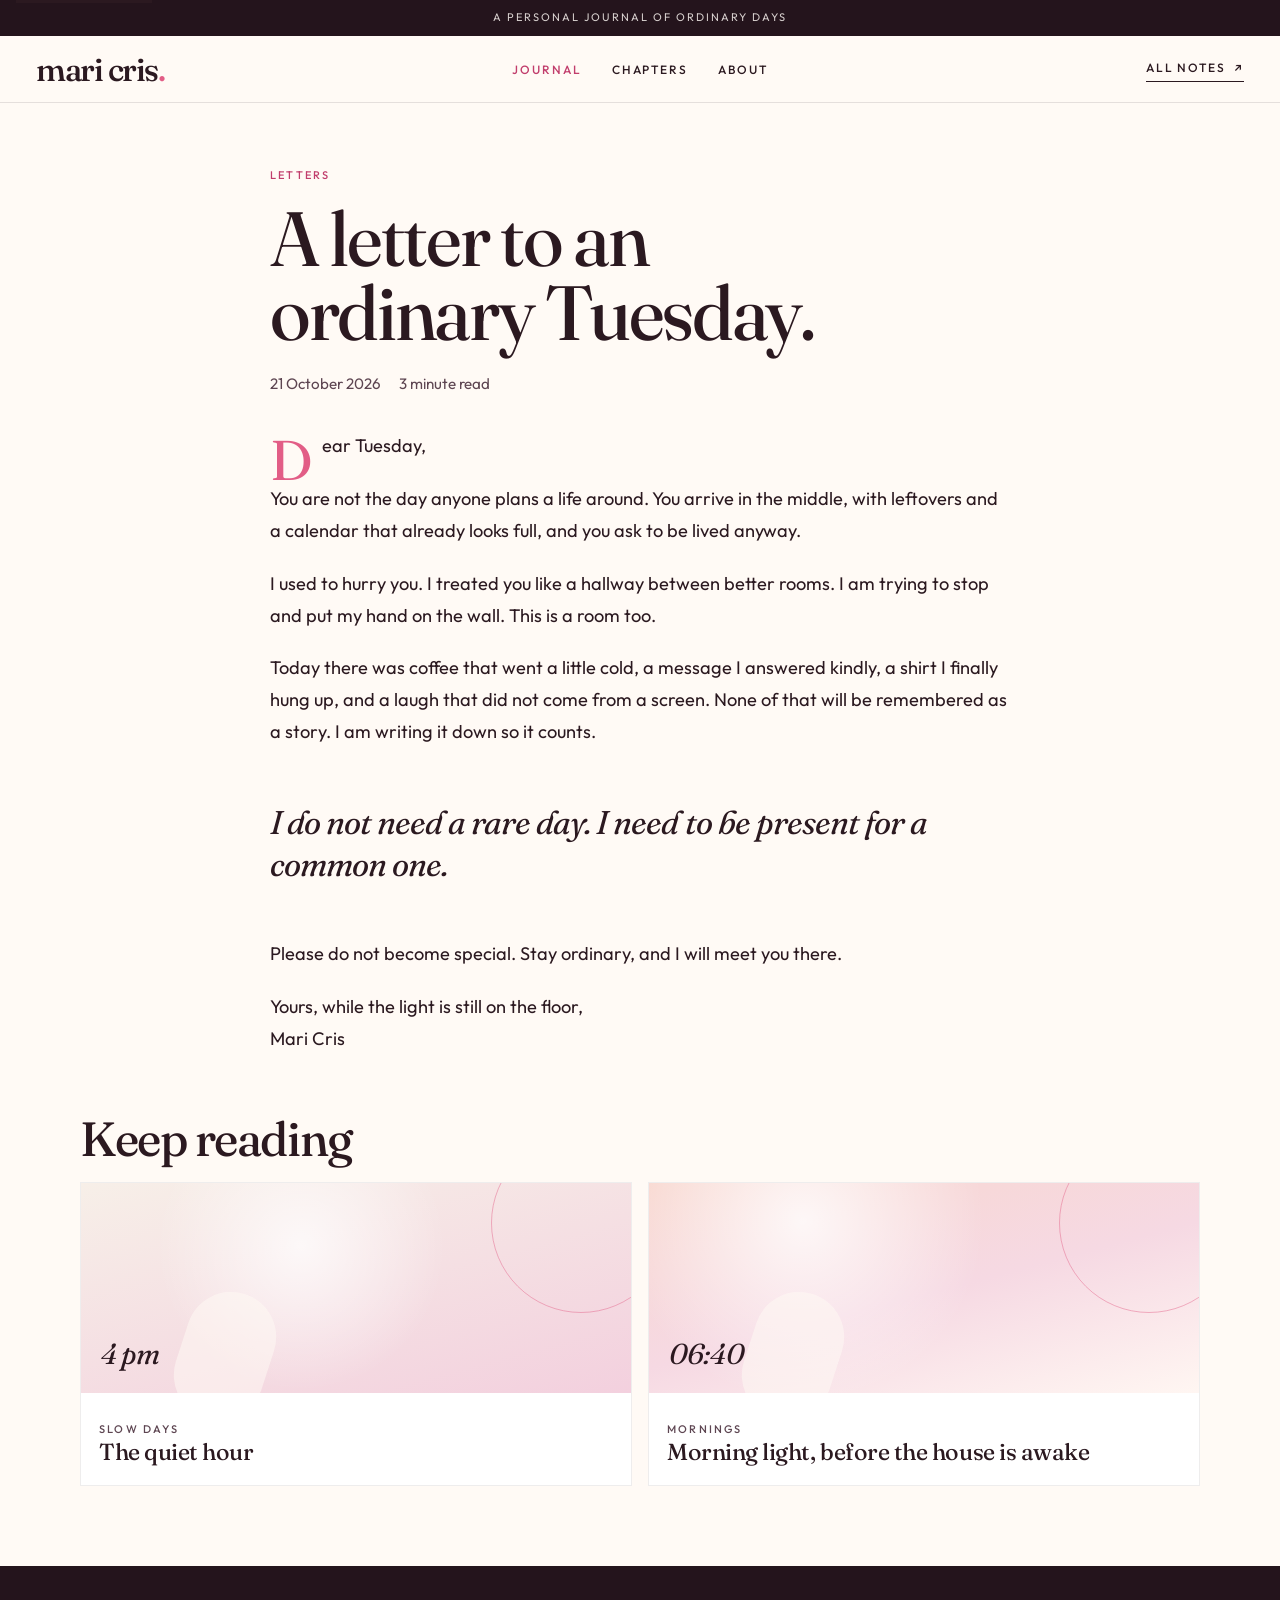
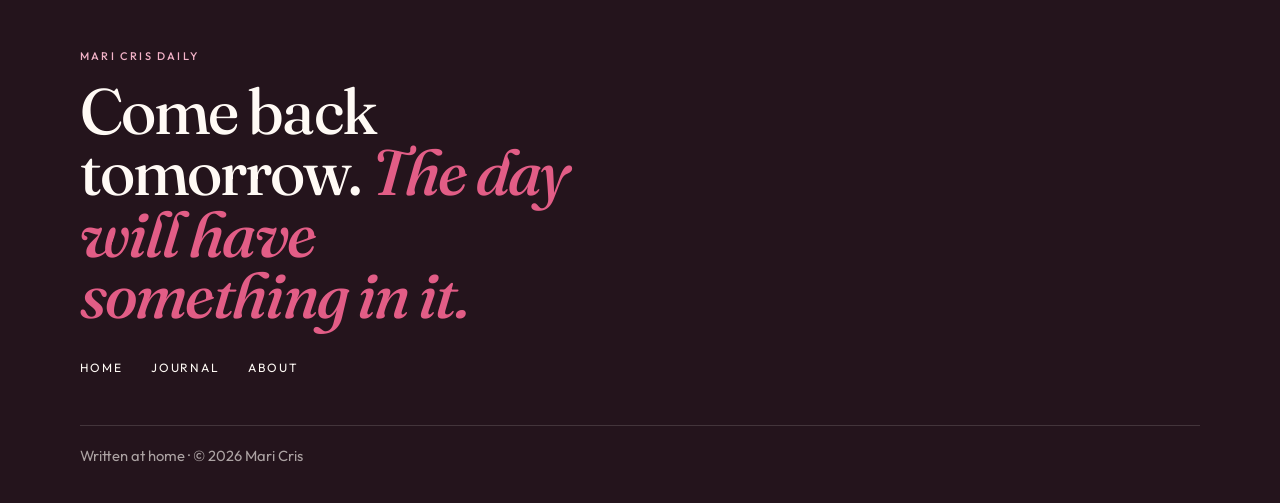
<file: notes/a-letter-to-tuesday.html>
<!DOCTYPE html>
<html lang="en">
  <head>
    <meta charset="utf-8" />
    <meta name="viewport" content="width=device-width, initial-scale=1" />
    <title>A letter to an ordinary Tuesday — Mari Cris Daily</title>
    <meta name="description" content="A letter asking the middle of the week to stay ordinary, and promising to meet it there." />
    <meta name="theme-color" content="#fffaf5" />
    <link rel="icon" href="../favicon.svg" />
    <link rel="preconnect" href="https://fonts.googleapis.com" />
    <link rel="preconnect" href="https://fonts.gstatic.com" crossorigin />
    <link href="https://fonts.googleapis.com/css2?family=Fraunces:ital,opsz,wght@0,9..144,460;0,9..144,560;1,9..144,500;1,9..144,560&family=Outfit:wght@400;500&display=swap" rel="stylesheet" />
    <link rel="stylesheet" href="../css/styles.css" />
  </head>
  <body>
    <a class="skip" href="#content">Skip to content</a>
    <div class="masthead">
      <div class="topbar"><p>A personal journal of ordinary days</p></div>
      <header class="site-header">
        <a class="logo" href="../index.html">mari cris<span>.</span></a>
        <button class="nav-toggle" type="button" aria-label="Open menu" aria-expanded="false"><span></span><span></span></button>
        <nav class="site-nav" aria-label="Primary">
          <a href="../journal.html" aria-current="page">Journal</a>
          <a href="../index.html#chapters">Chapters</a>
          <a href="../about.html">About</a>
        </nav>
        <a class="nav-cta" href="../journal.html">All notes <span aria-hidden="true">↗</span></a>
      </header>
    </div>
    <main id="content">
      <article class="note">
        <p class="kicker note-kicker">Letters</p>
        <h1>A letter to an ordinary Tuesday.</h1>
        <p class="note-meta"><time datetime="2026-10-21">21 October 2026</time><span>3 minute read</span></p>
        <div class="note-body">
          <p>Dear Tuesday,</p>
          <p>You are not the day anyone plans a life around. You arrive in the middle, with leftovers and a calendar that already looks full, and you ask to be lived anyway.</p>
          <p>I used to hurry you. I treated you like a hallway between better rooms. I am trying to stop and put my hand on the wall. This is a room too.</p>
          <p>Today there was coffee that went a little cold, a message I answered kindly, a shirt I finally hung up, and a laugh that did not come from a screen. None of that will be remembered as a story. I am writing it down so it counts.</p>
          <blockquote>I do not need a rare day. I need to be present for a common one.</blockquote>
          <p>Please do not become special. Stay ordinary, and I will meet you there.</p>
          <p>Yours, while the light is still on the floor,<br />Mari Cris</p>
        </div>
      </article>
      <section class="note-more">
        <h2>Keep reading</h2>
        <div class="more-grid">
          <a class="entry" href="the-quiet-hour.html">
            <div class="plate plate-slow" aria-hidden="true"><span class="plate-mark">4 pm</span></div>
            <div class="entry-body"><p class="kicker">Slow days</p><h3>The quiet hour</h3></div>
          </a>
          <a class="entry" href="morning-light.html">
            <div class="plate plate-morning" aria-hidden="true"><span class="plate-mark">06:40</span></div>
            <div class="entry-body"><p class="kicker">Mornings</p><h3>Morning light, before the house is awake</h3></div>
          </a>
        </div>
      </section>
    </main>
    <footer class="site-footer">
      <div class="wrap">
        <p class="kicker kicker-light">Mari Cris Daily</p>
        <h2>Come back tomorrow. <em>The day will have something in it.</em></h2>
        <nav class="footer-links" aria-label="Footer">
          <a href="../index.html">Home</a>
          <a href="../journal.html">Journal</a>
          <a href="../about.html">About</a>
        </nav>
        <p class="legal">Written at home · © 2026 Mari Cris</p>
      </div>
    </footer>
    <script src="../js/site.js"></script>
  </body>
</html>
</file>
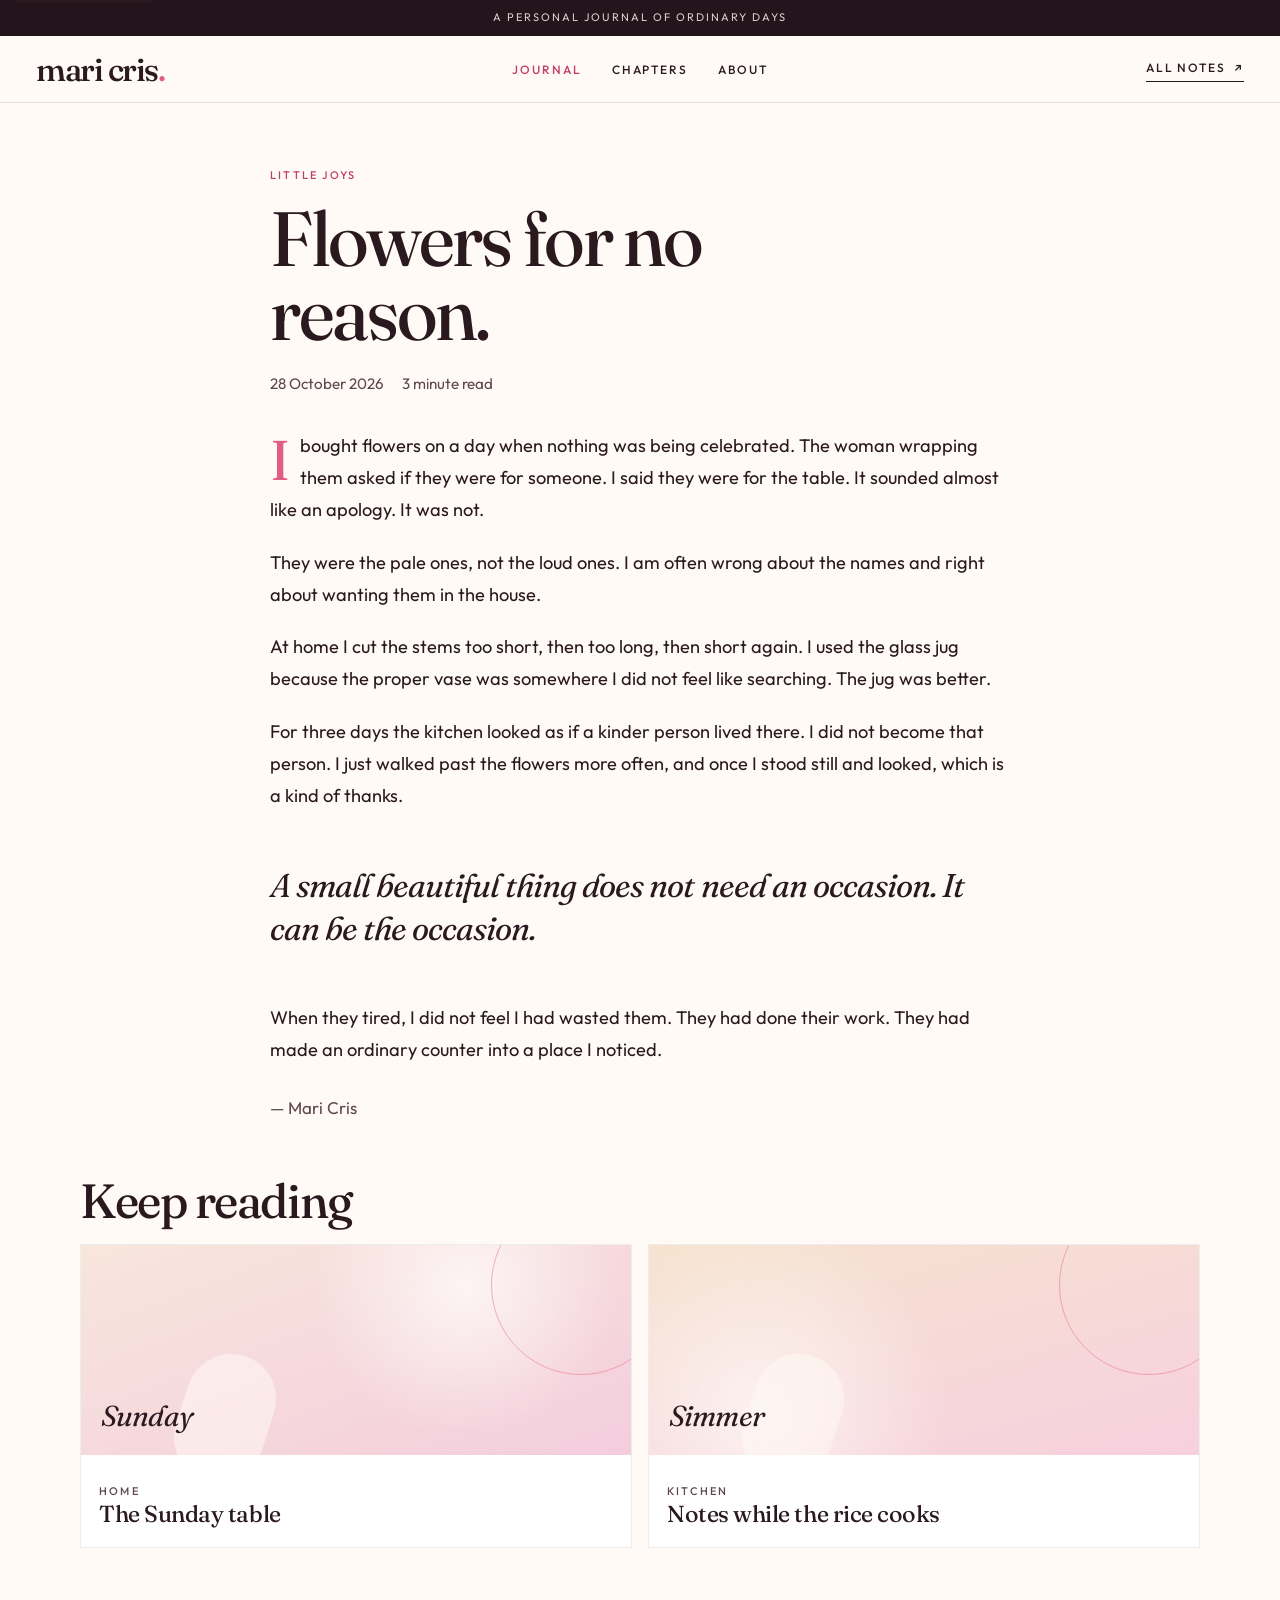
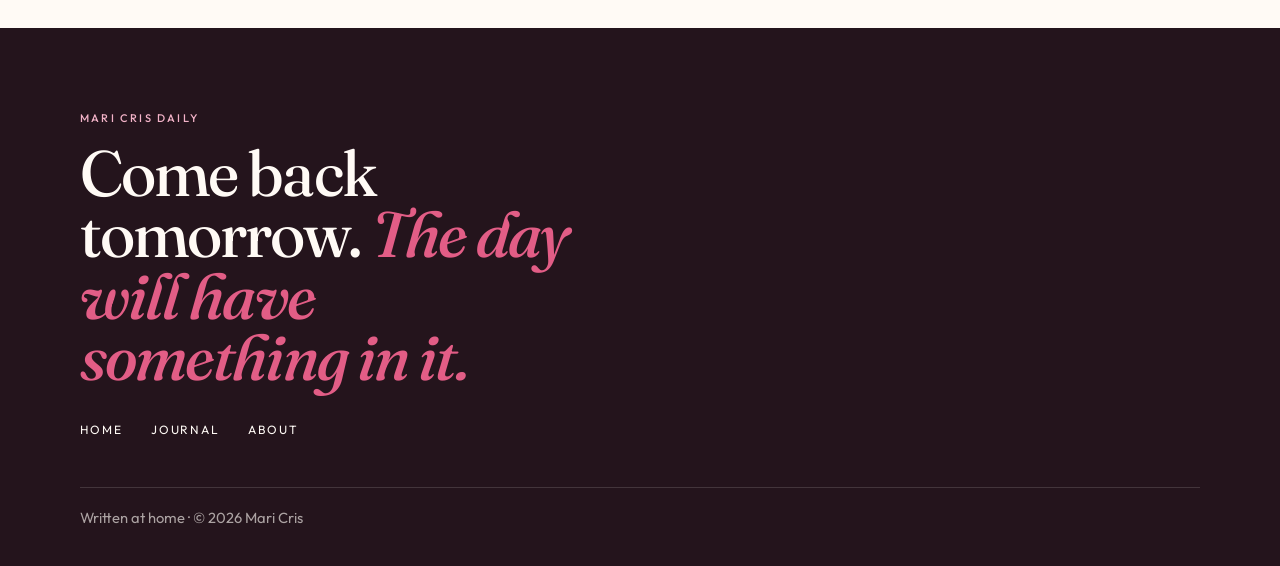
<file: notes/flowers-for-no-reason.html>
<!DOCTYPE html>
<html lang="en">
  <head>
    <meta charset="utf-8" />
    <meta name="viewport" content="width=device-width, initial-scale=1" />
    <title>Flowers for no reason — Mari Cris Daily</title>
    <meta name="description" content="A jug of pale flowers bought on a day when nothing was being celebrated." />
    <meta name="theme-color" content="#fffaf5" />
    <link rel="icon" href="../favicon.svg" />
    <link rel="preconnect" href="https://fonts.googleapis.com" />
    <link rel="preconnect" href="https://fonts.gstatic.com" crossorigin />
    <link href="https://fonts.googleapis.com/css2?family=Fraunces:ital,opsz,wght@0,9..144,460;0,9..144,560;1,9..144,500;1,9..144,560&family=Outfit:wght@400;500&display=swap" rel="stylesheet" />
    <link rel="stylesheet" href="../css/styles.css" />
  </head>
  <body>
    <a class="skip" href="#content">Skip to content</a>
    <div class="masthead">
      <div class="topbar"><p>A personal journal of ordinary days</p></div>
      <header class="site-header">
        <a class="logo" href="../index.html">mari cris<span>.</span></a>
        <button class="nav-toggle" type="button" aria-label="Open menu" aria-expanded="false"><span></span><span></span></button>
        <nav class="site-nav" aria-label="Primary">
          <a href="../journal.html" aria-current="page">Journal</a>
          <a href="../index.html#chapters">Chapters</a>
          <a href="../about.html">About</a>
        </nav>
        <a class="nav-cta" href="../journal.html">All notes <span aria-hidden="true">↗</span></a>
      </header>
    </div>
    <main id="content">
      <article class="note">
        <p class="kicker note-kicker">Little joys</p>
        <h1>Flowers for no reason.</h1>
        <p class="note-meta"><time datetime="2026-10-28">28 October 2026</time><span>3 minute read</span></p>
        <div class="note-body">
          <p>I bought flowers on a day when nothing was being celebrated. The woman wrapping them asked if they were for someone. I said they were for the table. It sounded almost like an apology. It was not.</p>
          <p>They were the pale ones, not the loud ones. I am often wrong about the names and right about wanting them in the house.</p>
          <p>At home I cut the stems too short, then too long, then short again. I used the glass jug because the proper vase was somewhere I did not feel like searching. The jug was better.</p>
          <p>For three days the kitchen looked as if a kinder person lived there. I did not become that person. I just walked past the flowers more often, and once I stood still and looked, which is a kind of thanks.</p>
          <blockquote>A small beautiful thing does not need an occasion. It can be the occasion.</blockquote>
          <p>When they tired, I did not feel I had wasted them. They had done their work. They had made an ordinary counter into a place I noticed.</p>
        </div>
        <p class="note-end">— Mari Cris</p>
      </article>
      <section class="note-more">
        <h2>Keep reading</h2>
        <div class="more-grid">
          <a class="entry" href="the-sunday-table.html">
            <div class="plate plate-home" aria-hidden="true"><span class="plate-mark">Sunday</span></div>
            <div class="entry-body"><p class="kicker">Home</p><h3>The Sunday table</h3></div>
          </a>
          <a class="entry" href="kitchen-notes.html">
            <div class="plate plate-kitchen" aria-hidden="true"><span class="plate-mark">Simmer</span></div>
            <div class="entry-body"><p class="kicker">Kitchen</p><h3>Notes while the rice cooks</h3></div>
          </a>
        </div>
      </section>
    </main>
    <footer class="site-footer">
      <div class="wrap">
        <p class="kicker kicker-light">Mari Cris Daily</p>
        <h2>Come back tomorrow. <em>The day will have something in it.</em></h2>
        <nav class="footer-links" aria-label="Footer">
          <a href="../index.html">Home</a>
          <a href="../journal.html">Journal</a>
          <a href="../about.html">About</a>
        </nav>
        <p class="legal">Written at home · © 2026 Mari Cris</p>
      </div>
    </footer>
    <script src="../js/site.js"></script>
  </body>
</html>
</file>
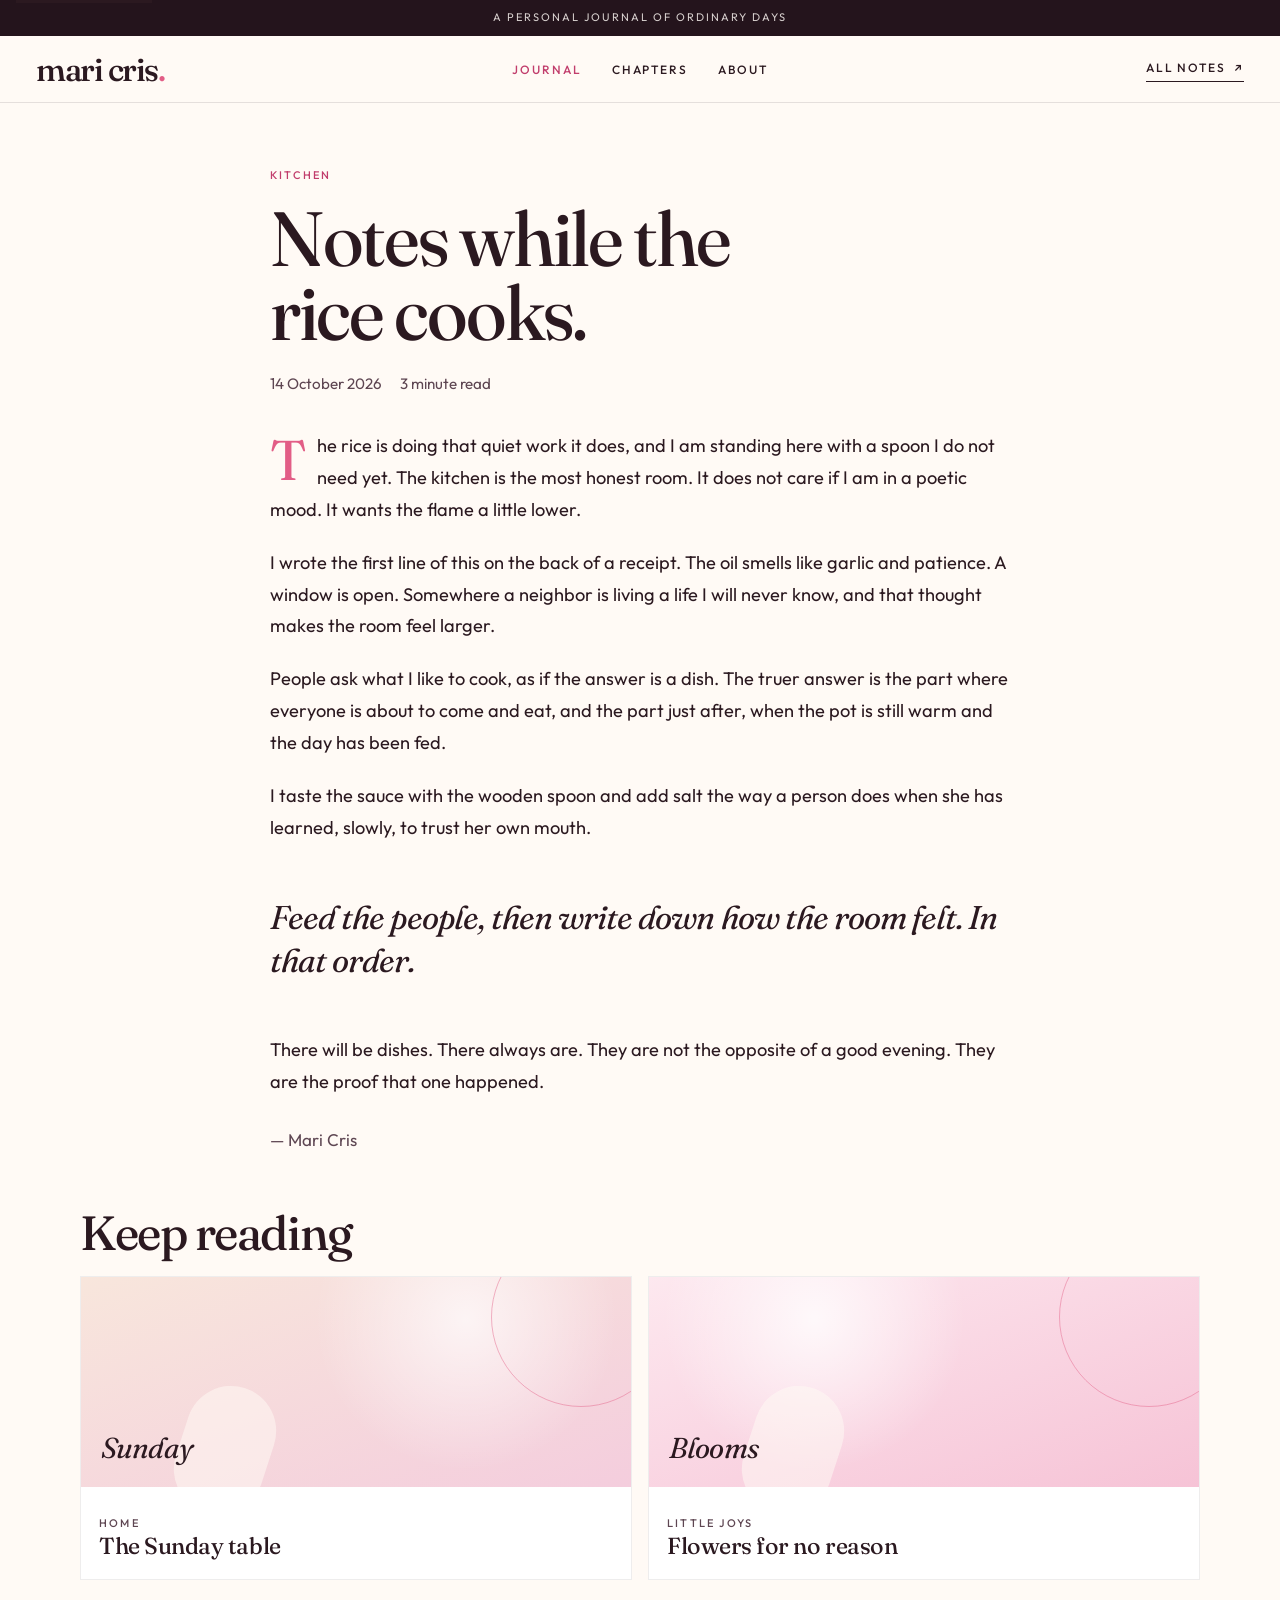
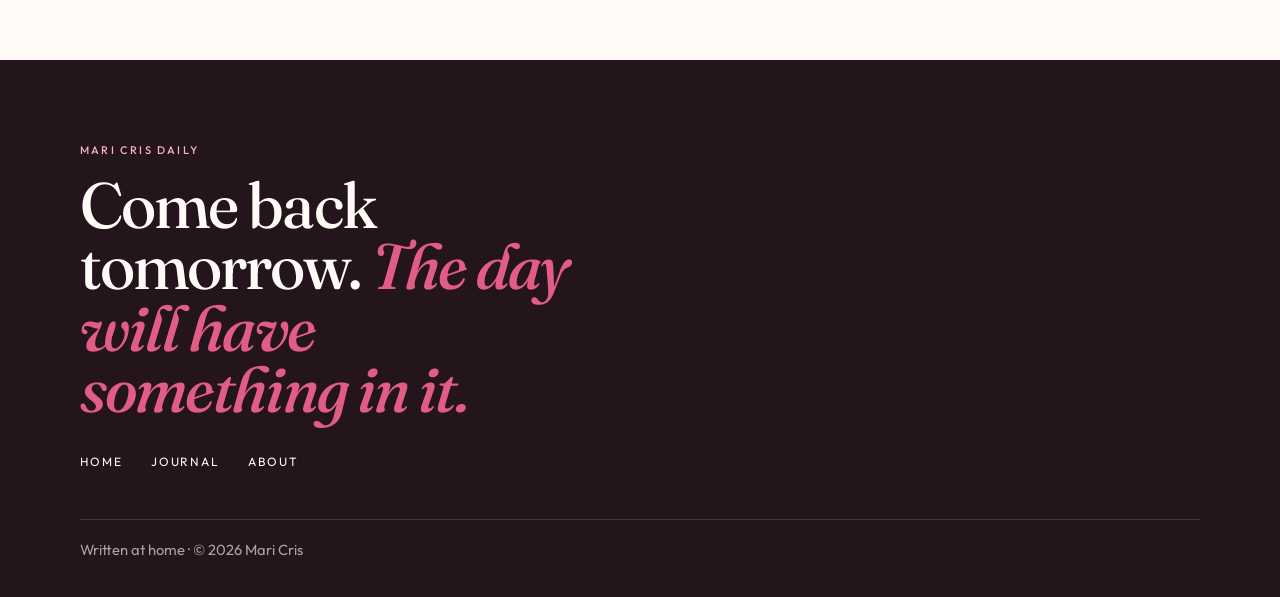
<file: notes/kitchen-notes.html>
<!DOCTYPE html>
<html lang="en">
  <head>
    <meta charset="utf-8" />
    <meta name="viewport" content="width=device-width, initial-scale=1" />
    <title>Notes while the rice cooks — Mari Cris Daily</title>
    <meta name="description" content="A kitchen note written between the garlic and the moment everyone comes to eat." />
    <meta name="theme-color" content="#fffaf5" />
    <link rel="icon" href="../favicon.svg" />
    <link rel="preconnect" href="https://fonts.googleapis.com" />
    <link rel="preconnect" href="https://fonts.gstatic.com" crossorigin />
    <link href="https://fonts.googleapis.com/css2?family=Fraunces:ital,opsz,wght@0,9..144,460;0,9..144,560;1,9..144,500;1,9..144,560&family=Outfit:wght@400;500&display=swap" rel="stylesheet" />
    <link rel="stylesheet" href="../css/styles.css" />
  </head>
  <body>
    <a class="skip" href="#content">Skip to content</a>
    <div class="masthead">
      <div class="topbar"><p>A personal journal of ordinary days</p></div>
      <header class="site-header">
        <a class="logo" href="../index.html">mari cris<span>.</span></a>
        <button class="nav-toggle" type="button" aria-label="Open menu" aria-expanded="false"><span></span><span></span></button>
        <nav class="site-nav" aria-label="Primary">
          <a href="../journal.html" aria-current="page">Journal</a>
          <a href="../index.html#chapters">Chapters</a>
          <a href="../about.html">About</a>
        </nav>
        <a class="nav-cta" href="../journal.html">All notes <span aria-hidden="true">↗</span></a>
      </header>
    </div>
    <main id="content">
      <article class="note">
        <p class="kicker note-kicker">Kitchen</p>
        <h1>Notes while the rice cooks.</h1>
        <p class="note-meta"><time datetime="2026-10-14">14 October 2026</time><span>3 minute read</span></p>
        <div class="note-body">
          <p>The rice is doing that quiet work it does, and I am standing here with a spoon I do not need yet. The kitchen is the most honest room. It does not care if I am in a poetic mood. It wants the flame a little lower.</p>
          <p>I wrote the first line of this on the back of a receipt. The oil smells like garlic and patience. A window is open. Somewhere a neighbor is living a life I will never know, and that thought makes the room feel larger.</p>
          <p>People ask what I like to cook, as if the answer is a dish. The truer answer is the part where everyone is about to come and eat, and the part just after, when the pot is still warm and the day has been fed.</p>
          <p>I taste the sauce with the wooden spoon and add salt the way a person does when she has learned, slowly, to trust her own mouth.</p>
          <blockquote>Feed the people, then write down how the room felt. In that order.</blockquote>
          <p>There will be dishes. There always are. They are not the opposite of a good evening. They are the proof that one happened.</p>
        </div>
        <p class="note-end">— Mari Cris</p>
      </article>
      <section class="note-more">
        <h2>Keep reading</h2>
        <div class="more-grid">
          <a class="entry" href="the-sunday-table.html">
            <div class="plate plate-home" aria-hidden="true"><span class="plate-mark">Sunday</span></div>
            <div class="entry-body"><p class="kicker">Home</p><h3>The Sunday table</h3></div>
          </a>
          <a class="entry" href="flowers-for-no-reason.html">
            <div class="plate plate-joys" aria-hidden="true"><span class="plate-mark">Blooms</span></div>
            <div class="entry-body"><p class="kicker">Little joys</p><h3>Flowers for no reason</h3></div>
          </a>
        </div>
      </section>
    </main>
    <footer class="site-footer">
      <div class="wrap">
        <p class="kicker kicker-light">Mari Cris Daily</p>
        <h2>Come back tomorrow. <em>The day will have something in it.</em></h2>
        <nav class="footer-links" aria-label="Footer">
          <a href="../index.html">Home</a>
          <a href="../journal.html">Journal</a>
          <a href="../about.html">About</a>
        </nav>
        <p class="legal">Written at home · © 2026 Mari Cris</p>
      </div>
    </footer>
    <script src="../js/site.js"></script>
  </body>
</html>
</file>
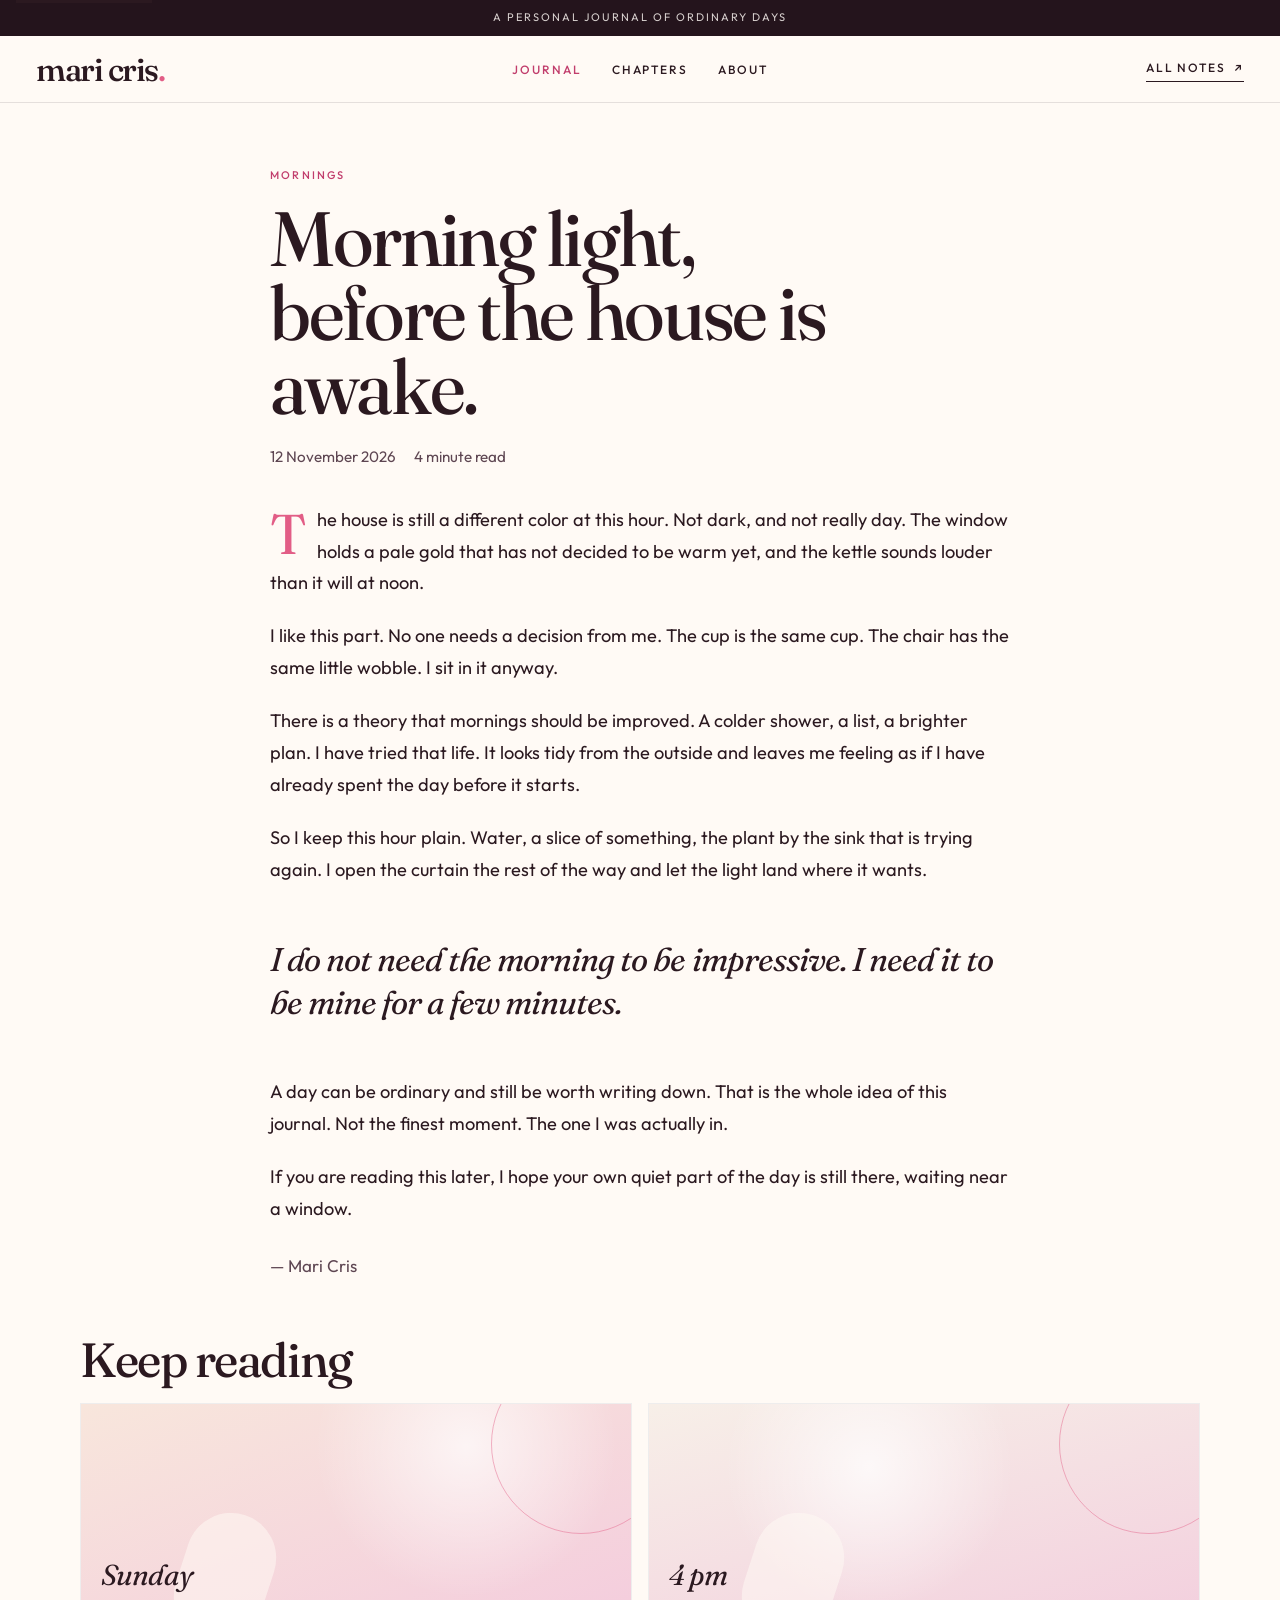
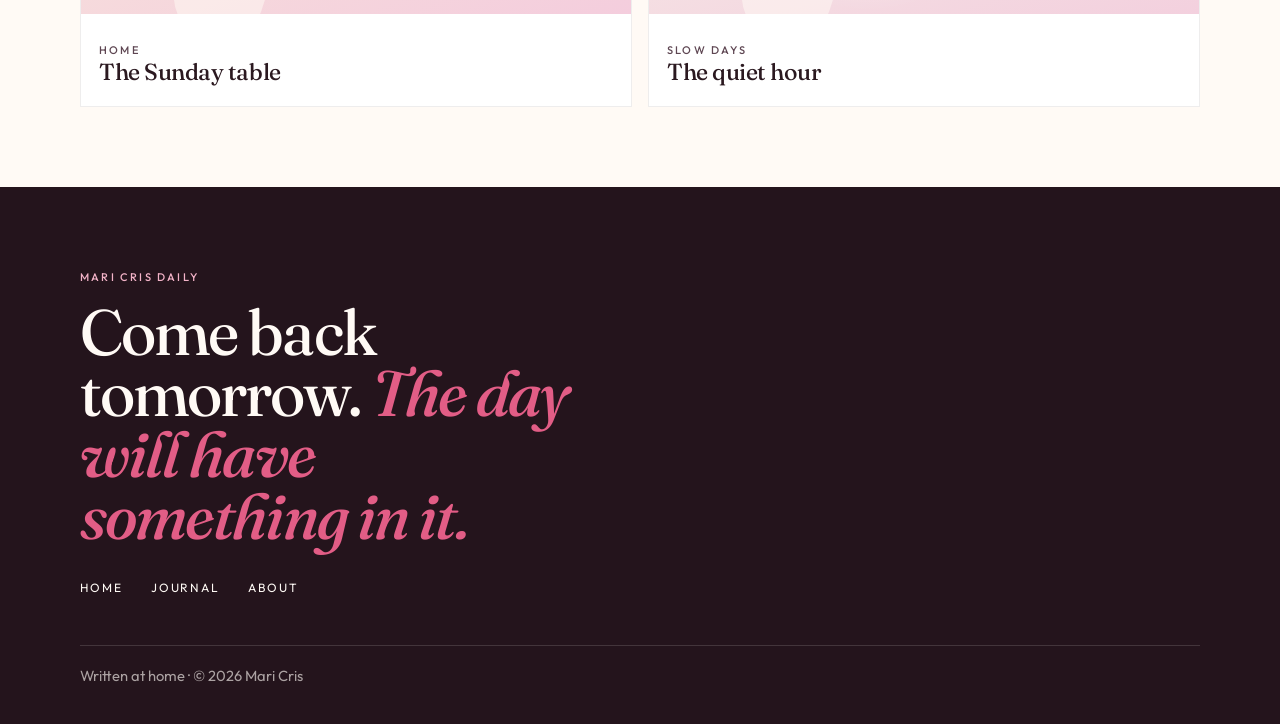
<file: notes/morning-light.html>
<!DOCTYPE html>
<html lang="en">
  <head>
    <meta charset="utf-8" />
    <meta name="viewport" content="width=device-width, initial-scale=1" />
    <title>Morning light, before the house is awake — Mari Cris Daily</title>
    <meta name="description" content="The kettle, the window, and a few quiet minutes that do not belong to anyone else." />
    <meta name="theme-color" content="#fffaf5" />
    <link rel="icon" href="../favicon.svg" />
    <link rel="preconnect" href="https://fonts.googleapis.com" />
    <link rel="preconnect" href="https://fonts.gstatic.com" crossorigin />
    <link href="https://fonts.googleapis.com/css2?family=Fraunces:ital,opsz,wght@0,9..144,460;0,9..144,560;1,9..144,500;1,9..144,560&family=Outfit:wght@400;500&display=swap" rel="stylesheet" />
    <link rel="stylesheet" href="../css/styles.css" />
  </head>
  <body>
    <a class="skip" href="#content">Skip to content</a>
    <div class="masthead">
      <div class="topbar"><p>A personal journal of ordinary days</p></div>
      <header class="site-header">
        <a class="logo" href="../index.html">mari cris<span>.</span></a>
        <button class="nav-toggle" type="button" aria-label="Open menu" aria-expanded="false"><span></span><span></span></button>
        <nav class="site-nav" aria-label="Primary">
          <a href="../journal.html" aria-current="page">Journal</a>
          <a href="../index.html#chapters">Chapters</a>
          <a href="../about.html">About</a>
        </nav>
        <a class="nav-cta" href="../journal.html">All notes <span aria-hidden="true">↗</span></a>
      </header>
    </div>
    <main id="content">
      <article class="note">
        <p class="kicker note-kicker">Mornings</p>
        <h1>Morning light, before the house is awake.</h1>
        <p class="note-meta"><time datetime="2026-11-12">12 November 2026</time><span>4 minute read</span></p>
        <div class="note-body">
          <p>The house is still a different color at this hour. Not dark, and not really day. The window holds a pale gold that has not decided to be warm yet, and the kettle sounds louder than it will at noon.</p>
          <p>I like this part. No one needs a decision from me. The cup is the same cup. The chair has the same little wobble. I sit in it anyway.</p>
          <p>There is a theory that mornings should be improved. A colder shower, a list, a brighter plan. I have tried that life. It looks tidy from the outside and leaves me feeling as if I have already spent the day before it starts.</p>
          <p>So I keep this hour plain. Water, a slice of something, the plant by the sink that is trying again. I open the curtain the rest of the way and let the light land where it wants.</p>
          <blockquote>I do not need the morning to be impressive. I need it to be mine for a few minutes.</blockquote>
          <p>A day can be ordinary and still be worth writing down. That is the whole idea of this journal. Not the finest moment. The one I was actually in.</p>
          <p>If you are reading this later, I hope your own quiet part of the day is still there, waiting near a window.</p>
        </div>
        <p class="note-end">— Mari Cris</p>
      </article>
      <section class="note-more">
        <h2>Keep reading</h2>
        <div class="more-grid">
          <a class="entry" href="the-sunday-table.html">
            <div class="plate plate-home" aria-hidden="true"><span class="plate-mark">Sunday</span></div>
            <div class="entry-body">
              <p class="kicker">Home</p>
              <h3>The Sunday table</h3>
            </div>
          </a>
          <a class="entry" href="the-quiet-hour.html">
            <div class="plate plate-slow" aria-hidden="true"><span class="plate-mark">4 pm</span></div>
            <div class="entry-body">
              <p class="kicker">Slow days</p>
              <h3>The quiet hour</h3>
            </div>
          </a>
        </div>
      </section>
    </main>
    <footer class="site-footer">
      <div class="wrap">
        <p class="kicker kicker-light">Mari Cris Daily</p>
        <h2>Come back tomorrow. <em>The day will have something in it.</em></h2>
        <nav class="footer-links" aria-label="Footer">
          <a href="../index.html">Home</a>
          <a href="../journal.html">Journal</a>
          <a href="../about.html">About</a>
        </nav>
        <p class="legal">Written at home · © 2026 Mari Cris</p>
      </div>
    </footer>
    <script src="../js/site.js"></script>
  </body>
</html>
</file>
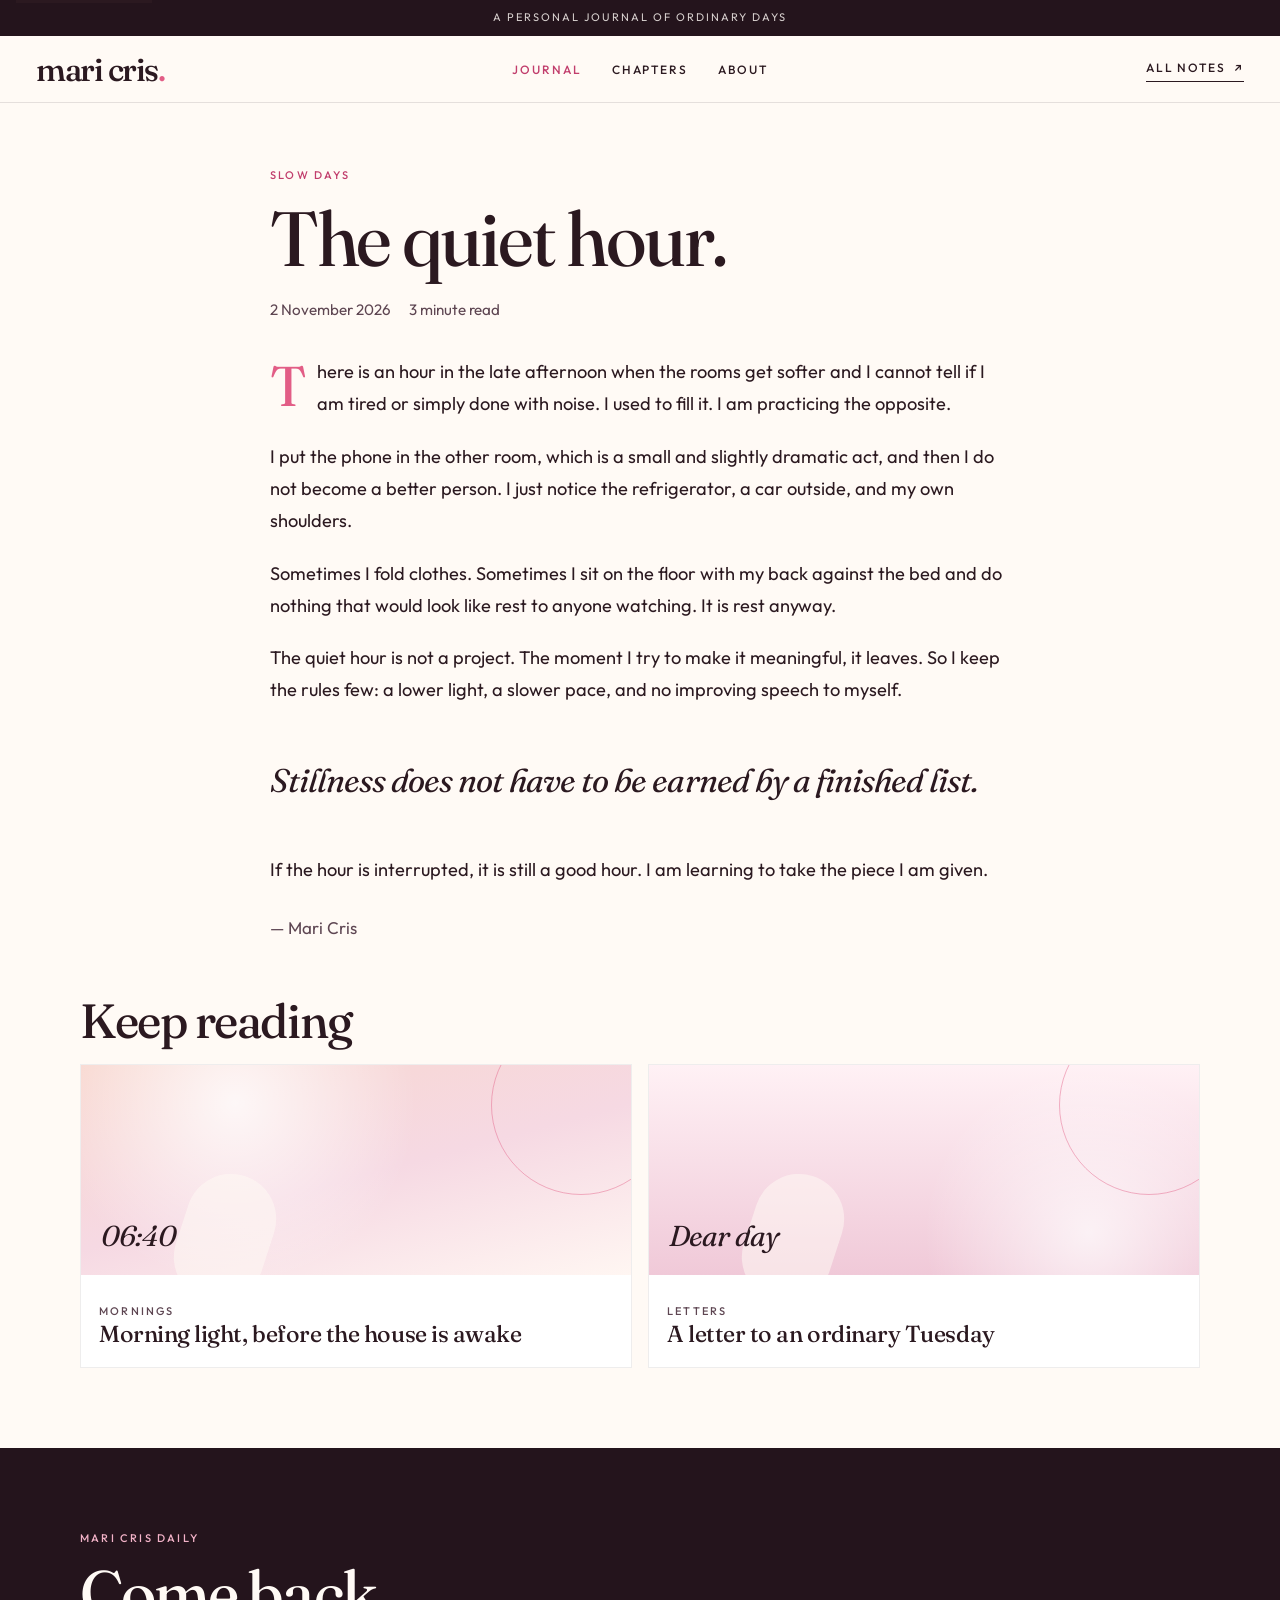
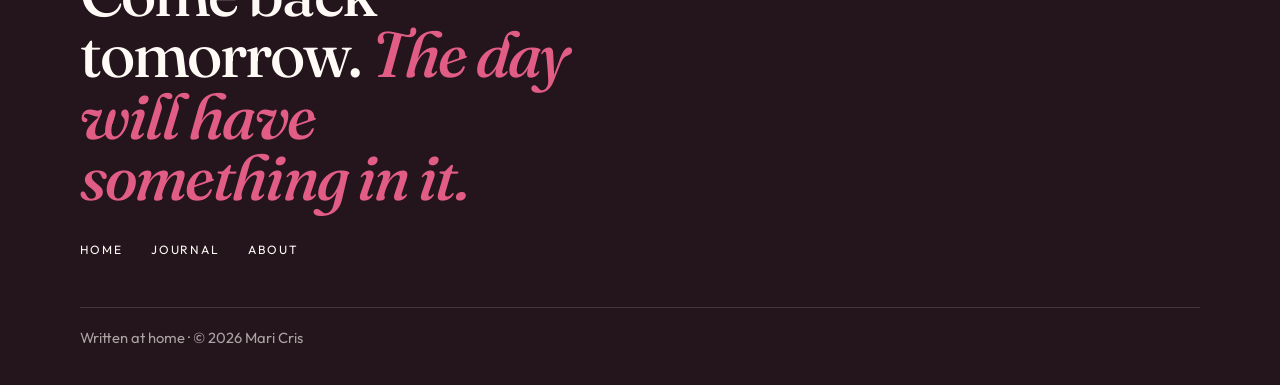
<file: notes/the-quiet-hour.html>
<!DOCTYPE html>
<html lang="en">
  <head>
    <meta charset="utf-8" />
    <meta name="viewport" content="width=device-width, initial-scale=1" />
    <title>The quiet hour — Mari Cris Daily</title>
    <meta name="description" content="An afternoon practice of leaving a soft hour unfilled." />
    <meta name="theme-color" content="#fffaf5" />
    <link rel="icon" href="../favicon.svg" />
    <link rel="preconnect" href="https://fonts.googleapis.com" />
    <link rel="preconnect" href="https://fonts.gstatic.com" crossorigin />
    <link href="https://fonts.googleapis.com/css2?family=Fraunces:ital,opsz,wght@0,9..144,460;0,9..144,560;1,9..144,500;1,9..144,560&family=Outfit:wght@400;500&display=swap" rel="stylesheet" />
    <link rel="stylesheet" href="../css/styles.css" />
  </head>
  <body>
    <a class="skip" href="#content">Skip to content</a>
    <div class="masthead">
      <div class="topbar"><p>A personal journal of ordinary days</p></div>
      <header class="site-header">
        <a class="logo" href="../index.html">mari cris<span>.</span></a>
        <button class="nav-toggle" type="button" aria-label="Open menu" aria-expanded="false"><span></span><span></span></button>
        <nav class="site-nav" aria-label="Primary">
          <a href="../journal.html" aria-current="page">Journal</a>
          <a href="../index.html#chapters">Chapters</a>
          <a href="../about.html">About</a>
        </nav>
        <a class="nav-cta" href="../journal.html">All notes <span aria-hidden="true">↗</span></a>
      </header>
    </div>
    <main id="content">
      <article class="note">
        <p class="kicker note-kicker">Slow days</p>
        <h1>The quiet hour.</h1>
        <p class="note-meta"><time datetime="2026-11-02">2 November 2026</time><span>3 minute read</span></p>
        <div class="note-body">
          <p>There is an hour in the late afternoon when the rooms get softer and I cannot tell if I am tired or simply done with noise. I used to fill it. I am practicing the opposite.</p>
          <p>I put the phone in the other room, which is a small and slightly dramatic act, and then I do not become a better person. I just notice the refrigerator, a car outside, and my own shoulders.</p>
          <p>Sometimes I fold clothes. Sometimes I sit on the floor with my back against the bed and do nothing that would look like rest to anyone watching. It is rest anyway.</p>
          <p>The quiet hour is not a project. The moment I try to make it meaningful, it leaves. So I keep the rules few: a lower light, a slower pace, and no improving speech to myself.</p>
          <blockquote>Stillness does not have to be earned by a finished list.</blockquote>
          <p>If the hour is interrupted, it is still a good hour. I am learning to take the piece I am given.</p>
        </div>
        <p class="note-end">— Mari Cris</p>
      </article>
      <section class="note-more">
        <h2>Keep reading</h2>
        <div class="more-grid">
          <a class="entry" href="morning-light.html">
            <div class="plate plate-morning" aria-hidden="true"><span class="plate-mark">06:40</span></div>
            <div class="entry-body"><p class="kicker">Mornings</p><h3>Morning light, before the house is awake</h3></div>
          </a>
          <a class="entry" href="a-letter-to-tuesday.html">
            <div class="plate plate-letters" aria-hidden="true"><span class="plate-mark">Dear day</span></div>
            <div class="entry-body"><p class="kicker">Letters</p><h3>A letter to an ordinary Tuesday</h3></div>
          </a>
        </div>
      </section>
    </main>
    <footer class="site-footer">
      <div class="wrap">
        <p class="kicker kicker-light">Mari Cris Daily</p>
        <h2>Come back tomorrow. <em>The day will have something in it.</em></h2>
        <nav class="footer-links" aria-label="Footer">
          <a href="../index.html">Home</a>
          <a href="../journal.html">Journal</a>
          <a href="../about.html">About</a>
        </nav>
        <p class="legal">Written at home · © 2026 Mari Cris</p>
      </div>
    </footer>
    <script src="../js/site.js"></script>
  </body>
</html>
</file>
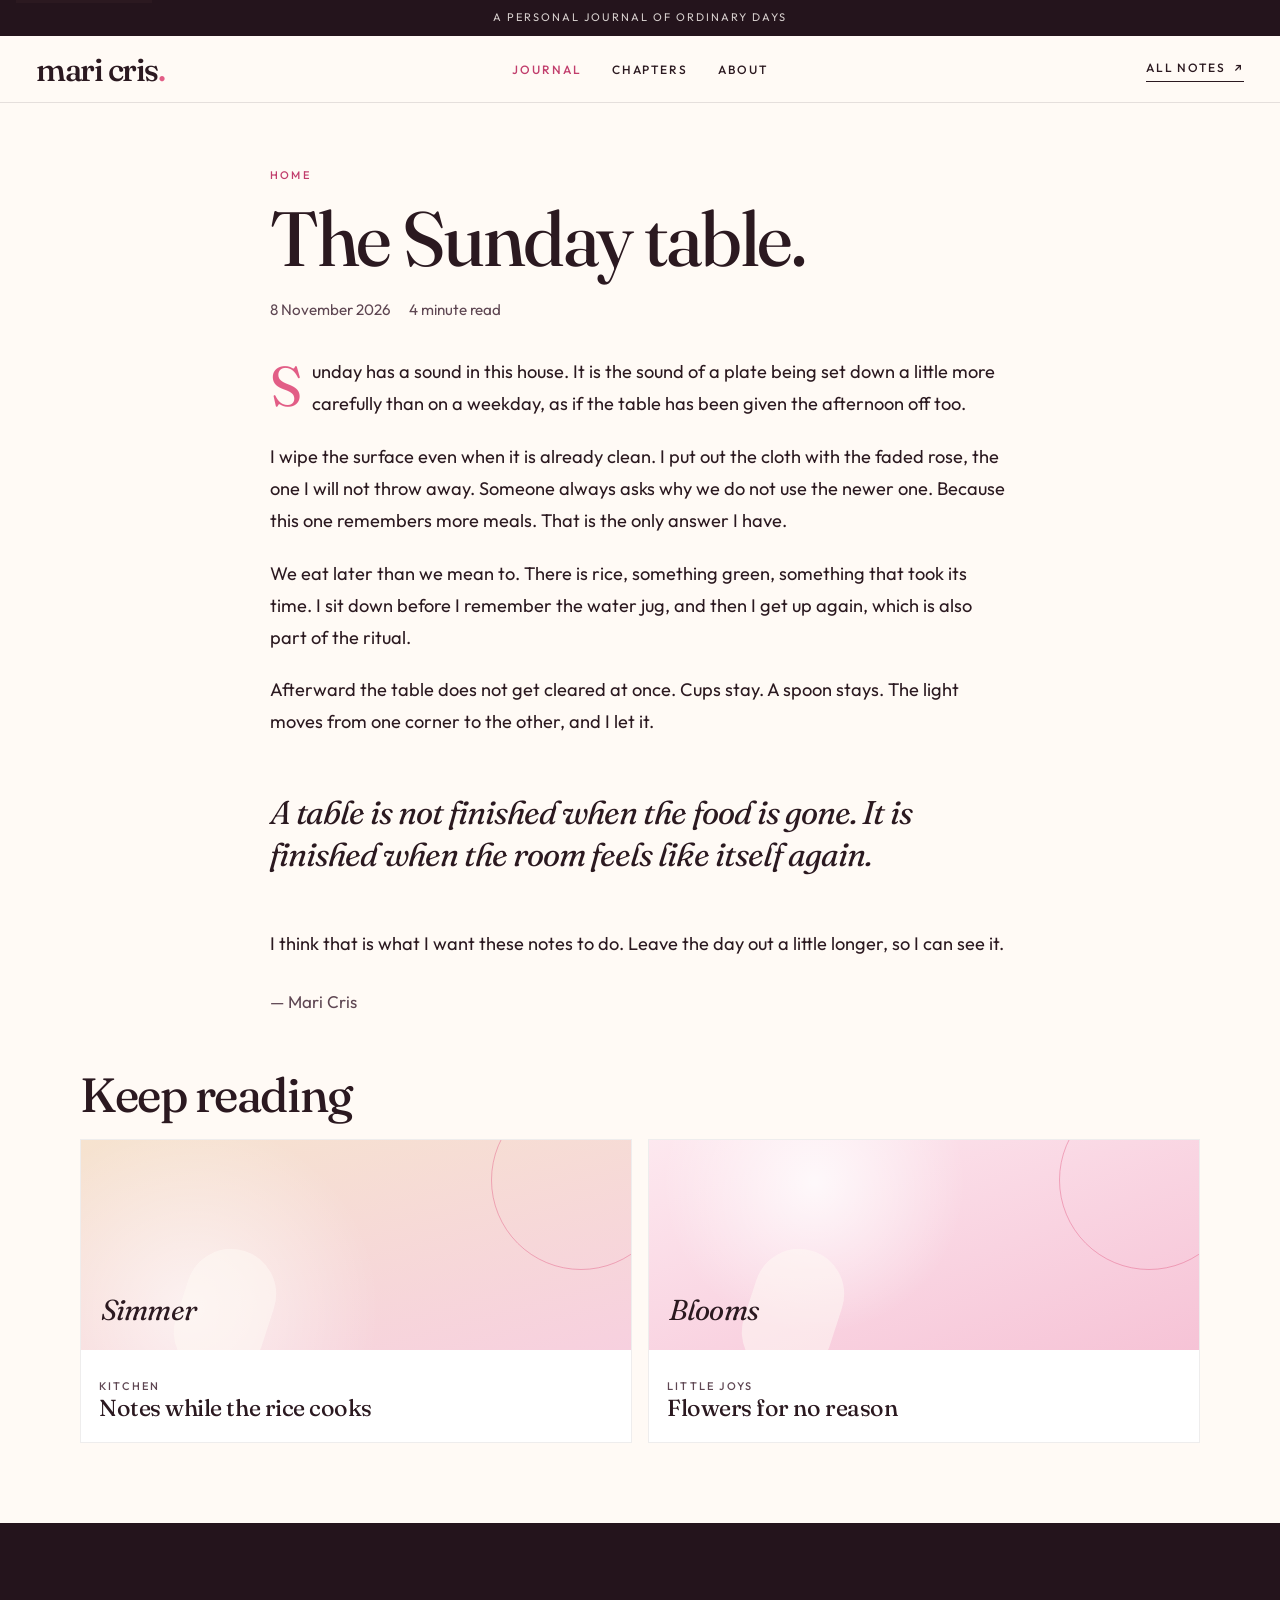
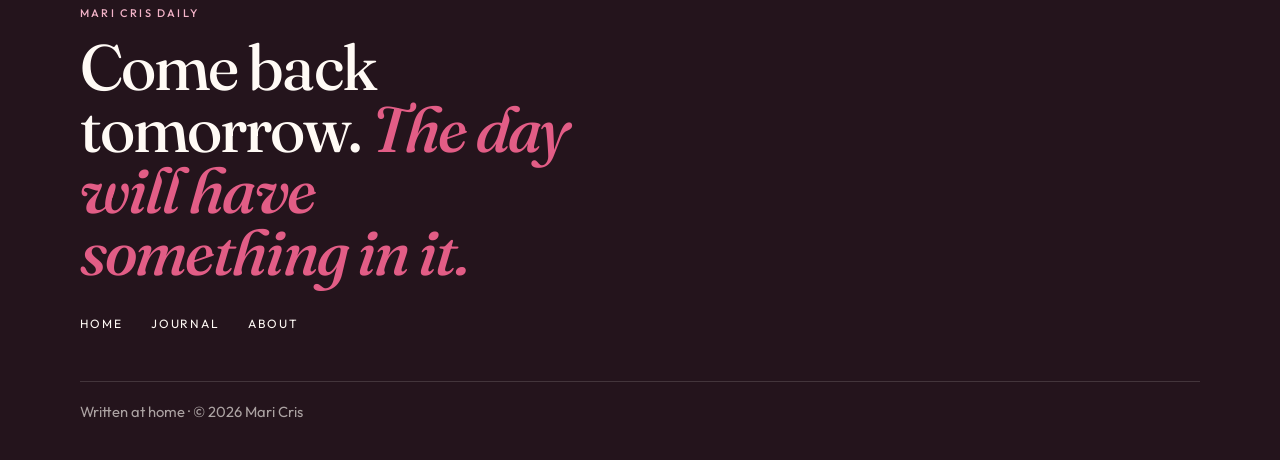
<file: notes/the-sunday-table.html>
<!DOCTYPE html>
<html lang="en">
  <head>
    <meta charset="utf-8" />
    <meta name="viewport" content="width=device-width, initial-scale=1" />
    <title>The Sunday table — Mari Cris Daily</title>
    <meta name="description" content="A faded cloth, a late lunch, and the light moving from one corner of the room to the other." />
    <meta name="theme-color" content="#fffaf5" />
    <link rel="icon" href="../favicon.svg" />
    <link rel="preconnect" href="https://fonts.googleapis.com" />
    <link rel="preconnect" href="https://fonts.gstatic.com" crossorigin />
    <link href="https://fonts.googleapis.com/css2?family=Fraunces:ital,opsz,wght@0,9..144,460;0,9..144,560;1,9..144,500;1,9..144,560&family=Outfit:wght@400;500&display=swap" rel="stylesheet" />
    <link rel="stylesheet" href="../css/styles.css" />
  </head>
  <body>
    <a class="skip" href="#content">Skip to content</a>
    <div class="masthead">
      <div class="topbar"><p>A personal journal of ordinary days</p></div>
      <header class="site-header">
        <a class="logo" href="../index.html">mari cris<span>.</span></a>
        <button class="nav-toggle" type="button" aria-label="Open menu" aria-expanded="false"><span></span><span></span></button>
        <nav class="site-nav" aria-label="Primary">
          <a href="../journal.html" aria-current="page">Journal</a>
          <a href="../index.html#chapters">Chapters</a>
          <a href="../about.html">About</a>
        </nav>
        <a class="nav-cta" href="../journal.html">All notes <span aria-hidden="true">↗</span></a>
      </header>
    </div>
    <main id="content">
      <article class="note">
        <p class="kicker note-kicker">Home</p>
        <h1>The Sunday table.</h1>
        <p class="note-meta"><time datetime="2026-11-08">8 November 2026</time><span>4 minute read</span></p>
        <div class="note-body">
          <p>Sunday has a sound in this house. It is the sound of a plate being set down a little more carefully than on a weekday, as if the table has been given the afternoon off too.</p>
          <p>I wipe the surface even when it is already clean. I put out the cloth with the faded rose, the one I will not throw away. Someone always asks why we do not use the newer one. Because this one remembers more meals. That is the only answer I have.</p>
          <p>We eat later than we mean to. There is rice, something green, something that took its time. I sit down before I remember the water jug, and then I get up again, which is also part of the ritual.</p>
          <p>Afterward the table does not get cleared at once. Cups stay. A spoon stays. The light moves from one corner to the other, and I let it.</p>
          <blockquote>A table is not finished when the food is gone. It is finished when the room feels like itself again.</blockquote>
          <p>I think that is what I want these notes to do. Leave the day out a little longer, so I can see it.</p>
        </div>
        <p class="note-end">— Mari Cris</p>
      </article>
      <section class="note-more">
        <h2>Keep reading</h2>
        <div class="more-grid">
          <a class="entry" href="kitchen-notes.html">
            <div class="plate plate-kitchen" aria-hidden="true"><span class="plate-mark">Simmer</span></div>
            <div class="entry-body"><p class="kicker">Kitchen</p><h3>Notes while the rice cooks</h3></div>
          </a>
          <a class="entry" href="flowers-for-no-reason.html">
            <div class="plate plate-joys" aria-hidden="true"><span class="plate-mark">Blooms</span></div>
            <div class="entry-body"><p class="kicker">Little joys</p><h3>Flowers for no reason</h3></div>
          </a>
        </div>
      </section>
    </main>
    <footer class="site-footer">
      <div class="wrap">
        <p class="kicker kicker-light">Mari Cris Daily</p>
        <h2>Come back tomorrow. <em>The day will have something in it.</em></h2>
        <nav class="footer-links" aria-label="Footer">
          <a href="../index.html">Home</a>
          <a href="../journal.html">Journal</a>
          <a href="../about.html">About</a>
        </nav>
        <p class="legal">Written at home · © 2026 Mari Cris</p>
      </div>
    </footer>
    <script src="../js/site.js"></script>
  </body>
</html>
</file>
<file: css/home.css>
:root {
  --ivory: #f7f1eb;
  --rose: #d6a9a2;
  --mocha: #a77c65;
  --ink: #302723;
  --white: #fffdfb;
}

* {
  box-sizing: border-box;
}

html {
  scroll-behavior: smooth;
  scroll-padding-top: 88px;
}

body {
  margin: 0;
  background: var(--ivory);
  color: var(--ink);
  font-family: "DM Sans", Arial, sans-serif;
}

a {
  color: inherit;
  text-decoration: none;
}

img {
  display: block;
  width: 100%;
}

:focus-visible {
  outline: 2px solid #a77769;
  outline-offset: 3px;
}

header {
  position: sticky;
  top: 0;
  z-index: 20;
  background: rgba(255, 253, 251, 0.96);
  border-bottom: 1px solid #e9ddd6;
  backdrop-filter: blur(12px);
}

.nav {
  max-width: 1320px;
  margin: auto;
  padding: 16px 5%;
  display: flex;
  align-items: center;
  justify-content: space-between;
  gap: 20px;
}

.brand {
  display: flex;
  align-items: center;
  gap: 13px;
}

.monogram {
  font: italic 43px "Playfair Display", serif;
  color: #8d584b;
  letter-spacing: -9px;
  padding-right: 9px;
}

.wordmark {
  font: 30px "Playfair Display", serif;
  line-height: 0.9;
  white-space: nowrap;
}

.wordmark span {
  display: block;
  font: 11px "DM Sans", sans-serif;
  letter-spacing: 8px;
  text-align: center;
  margin-top: 9px;
}

.navlinks {
  display: flex;
  gap: 23px;
  align-items: center;
  font-size: 12px;
}

.navlinks a:hover {
  color: #aa766d;
}

.menu {
  display: none;
  border: 0;
  background: none;
  font-size: 24px;
  color: var(--ink);
  cursor: pointer;
}

.hero {
  max-width: 1500px;
  margin: auto;
  display: grid;
  grid-template-columns: 43% 57%;
  min-height: 650px;
  background: #efe1d8;
}

.hero-copy {
  padding: clamp(38px, 6vw, 110px);
  align-self: center;
}

.eyebrow {
  font-size: 11px;
  letter-spacing: 2.4px;
  text-transform: uppercase;
  font-weight: 700;
  color: #986d5e;
}

.hero h1 {
  font: clamp(46px, 5vw, 84px) / 1.12 "Playfair Display", serif;
  letter-spacing: -2px;
  margin: 24px 0;
}

.hero h1 em {
  color: #a77769;
}

.hero p {
  font-size: 15px;
  line-height: 1.9;
  max-width: 450px;
}

.hero-photo {
  height: 650px;
  width: 100%;
  object-fit: cover;
  object-position: center 32%;
}

.btn {
  display: inline-block;
  background: #a77c65;
  color: white;
  padding: 15px 25px;
  margin-top: 22px;
  text-transform: uppercase;
  letter-spacing: 1.5px;
  font-size: 11px;
  font-weight: 700;
}

.btn.secondary {
  background: transparent;
  border: 1px solid #9c7666;
  color: var(--ink);
  margin-left: 8px;
}

.strip {
  background: #fffaf6;
  border-block: 1px solid #ebdcd3;
  padding: 22px 5%;
  text-align: center;
  letter-spacing: 2px;
  font-size: 11px;
  text-transform: uppercase;
  line-height: 2.2;
}

.wrap {
  max-width: 1240px;
  margin: auto;
  padding: 90px 5%;
}

.sectionhead {
  display: flex;
  justify-content: space-between;
  align-items: end;
  gap: 20px;
  margin-bottom: 30px;
}

.sectionhead h2,
.story h2,
.collab h2 {
  font: clamp(32px, 3.5vw, 51px) "Playfair Display", serif;
  margin: 0;
}

.small {
  font-size: 12px;
  letter-spacing: 1px;
  text-transform: uppercase;
}

.cards {
  display: grid;
  grid-template-columns: repeat(4, 1fr);
  gap: 17px;
}

.tile {
  position: relative;
  overflow: hidden;
  background: #e7d9cf;
}

.tile img {
  height: 360px;
  object-fit: cover;
  transition: transform 0.4s;
}

.tile:hover img {
  transform: scale(1.035);
}

.tile .overlay {
  position: absolute;
  bottom: 0;
  left: 0;
  right: 0;
  padding: 48px 18px 20px;
  color: white;
  background: linear-gradient(transparent, rgba(25, 17, 15, 0.78));
}

.overlay h3 {
  font: 24px "Playfair Display", serif;
  margin: 0 0 5px;
}

.overlay p {
  font-size: 12px;
  margin: 0;
}

.story {
  background: #fffaf7;
}

.story-grid {
  max-width: 1240px;
  margin: auto;
  padding: 90px 5%;
  display: grid;
  grid-template-columns: 43% 57%;
  gap: 7%;
  align-items: center;
}

.story-photo {
  height: 560px;
  object-fit: cover;
  object-position: center 35%;
}

.story p {
  line-height: 1.95;
  font-size: 15px;
}

.quote {
  font: italic 27px "Playfair Display", serif;
  color: #a57668;
  margin-top: 25px;
}

.gallery {
  display: grid;
  grid-template-columns: repeat(5, 1fr);
  gap: 12px;
}

.gallery figure {
  margin: 0;
}

.gallery img {
  height: 275px;
  object-fit: cover;
}

.gallery figcaption {
  font-size: 12px;
  margin-top: 9px;
  color: #80695e;
}

.collab {
  background: #e8d2c9;
  padding: 75px 5%;
  text-align: center;
}

.collab p {
  max-width: 600px;
  margin: 22px auto;
  line-height: 1.8;
}

.footer {
  background: #302723;
  color: #f7f1eb;
  text-align: center;
  padding: 50px 20px 90px;
}

.footer .brand {
  display: inline-flex;
  text-decoration: none;
  margin-bottom: 8px;
}

.footer p {
  font-size: 12px;
  opacity: 0.8;
  line-height: 1.8;
}

.footer a {
  text-decoration: underline;
  text-underline-offset: 4px;
}

.whatsapp {
  position: fixed;
  right: 22px;
  bottom: 22px;
  z-index: 40;
  width: 60px;
  height: 60px;
  display: grid;
  place-items: center;
  border-radius: 50%;
  background: #25d366;
  color: white;
  box-shadow: 0 12px 28px rgba(37, 211, 102, 0.38);
}

.whatsapp svg {
  width: 32px;
  height: 32px;
  fill: currentColor;
}

.whatsapp:hover {
  background: #1ebe5d;
}

@media (max-width: 900px) {
  .navlinks {
    display: none;
    position: absolute;
    top: 75px;
    left: 0;
    right: 0;
    background: #fffaf7;
    padding: 22px;
    flex-direction: column;
    align-items: start;
    box-shadow: 0 10px 20px #3027231c;
  }

  .navlinks.open {
    display: flex;
  }

  .menu {
    display: block;
  }

  .hero {
    grid-template-columns: 1fr;
  }

  .hero-copy {
    padding: 50px 7%;
  }

  .hero-photo {
    height: 640px;
    grid-row: 1;
  }

  .cards {
    grid-template-columns: repeat(2, 1fr);
  }

  .story-grid {
    grid-template-columns: 1fr;
  }

  .story-photo {
    height: 480px;
  }

  .gallery {
    grid-template-columns: repeat(3, 1fr);
  }
}

@media (max-width: 550px) {
  .wordmark {
    font-size: 23px;
  }

  .monogram {
    font-size: 34px;
  }

  .hero-photo {
    height: 380px;
  }

  .hero h1 {
    font-size: 48px;
  }

  .hero-copy {
    padding: 40px 7%;
  }

  .btn.secondary {
    margin-left: 0;
  }

  .wrap,
  .story-grid {
    padding: 60px 5%;
  }

  .cards {
    gap: 10px;
  }

  .tile img {
    height: 255px;
  }

  .overlay h3 {
    font-size: 19px;
  }

  .gallery {
    grid-template-columns: repeat(2, 1fr);
  }

  .gallery img {
    height: 230px;
  }

  .story-photo {
    height: 390px;
  }

  .sectionhead {
    align-items: start;
    flex-direction: column;
  }
}

.dubai {
  background: #fffaf7;
}

.dubai-layout {
  display: grid;
  grid-template-columns: 0.9fr 1.1fr;
  gap: 48px;
  align-items: center;
}

.dubai-layout h2 {
  font: clamp(32px, 3.5vw, 51px) "Playfair Display", serif;
  margin: 0 0 16px;
}

.dubai-layout p {
  line-height: 1.9;
  font-size: 15px;
}

.dubai-photo {
  height: 560px;
  object-fit: cover;
  object-position: center 30%;
}

.dubai-row {
  display: grid;
  grid-template-columns: repeat(3, 1fr);
  gap: 14px;
  margin-top: 28px;
}

.dubai-row img {
  height: 320px;
  object-fit: cover;
  object-position: center 30%;
}

.dubai-row figcaption {
  margin-top: 9px;
  font-size: 12px;
  color: #80695e;
}

.reach {
  background: #fffaf6;
  border-top: 1px solid #ebdcd3;
}

.reach h2 em {
  font-style: italic;
  color: #a77769;
}

.reach-stats {
  display: grid;
  grid-template-columns: 1.2fr 1fr 1fr;
  border: 1px solid #ebdcd3;
  background: #fffdfb;
}

.reach-stat {
  display: flex;
  flex-direction: column;
  gap: 6px;
  min-height: 180px;
  padding: 28px 26px 24px;
  border-right: 1px solid #ebdcd3;
}

.reach-stat:last-child {
  border-right: 0;
}

.reach-stat-lead {
  background: #a77c65;
  color: #fffdfb;
}

.reach-stat-lead .reach-label,
.reach-stat-lead .reach-handle {
  color: rgba(255, 253, 251, 0.86);
}

.reach-num {
  font: 500 3.2rem "Playfair Display", serif;
  letter-spacing: -0.03em;
  line-height: 1;
}

.reach-label,
.reach-handle {
  font-size: 12px;
  letter-spacing: 0.12em;
  text-transform: uppercase;
  color: #80695e;
}

.reach-posts {
  display: grid;
  grid-template-columns: 1.3fr 1fr 1fr;
  gap: 16px;
  margin-top: 18px;
}

.reach-post {
  display: flex;
  flex-direction: column;
  background: #fffdfb;
  border: 1px solid #ebdcd3;
  min-height: 100%;
}

.reach-post img {
  height: 240px;
  object-fit: cover;
}

.reach-post div {
  padding: 16px 16px 18px;
}

.reach-post h3 {
  margin: 6px 0 8px;
  font: 1.45rem "Playfair Display", serif;
}

.reach-post p {
  margin: 0;
  color: #80695e;
  font-size: 0.95rem;
}

.reach-post .eyebrow {
  margin-bottom: 0;
}

.social-rail {
  position: fixed;
  left: 18px;
  top: 50%;
  z-index: 30;
  transform: translateY(-50%);
  display: flex;
  flex-direction: column;
  gap: 10px;
}

.social-rail a {
  width: 44px;
  height: 44px;
  display: grid;
  place-items: center;
  border-radius: 50%;
  background: #fffdfb;
  color: #302723;
  border: 1px solid #e4d4cb;
  box-shadow: 0 8px 18px rgba(48, 39, 35, 0.08);
}

.social-rail a:hover {
  background: #a77c65;
  color: white;
  border-color: #a77c65;
}

.social-rail svg {
  width: 18px;
  height: 18px;
  fill: currentColor;
}

@media (max-width: 900px) {
  .dubai-layout,
  .dubai-row {
    grid-template-columns: 1fr;
  }

  .dubai-photo,
  .dubai-row img {
    height: 420px;
  }

  .social-rail {
    top: auto;
    bottom: 22px;
    left: 16px;
    transform: none;
    flex-direction: row;
  }

  .reach-stats,
  .reach-posts {
    grid-template-columns: 1fr;
  }

  .reach-stat {
    border-right: 0;
    border-bottom: 1px solid #ebdcd3;
  }

  .reach-stat:last-child {
    border-bottom: 0;
  }
}

@media (max-width: 550px) {
  .dubai-photo,
  .dubai-row img {
    height: 280px;
  }
}

@media (prefers-reduced-motion: reduce) {
  html {
    scroll-behavior: auto;
  }

  .tile img {
    transition: none;
  }
}
</file>
<file: css/styles.css>
:root {
  --cream: #fffaf5;
  --white: #ffffff;
  --ink: #2b1920;
  --ink-soft: #5e4652;
  --rose: #e25d86;
  --rose-ink: #c13d6c;
  --blush: #f6d9e3;
  --blush-deep: #f3c6d6;
  --line: rgba(43, 25, 32, 0.12);
  --dark: #24141c;
  --serif: "Fraunces", "Iowan Old Style", Palatino, Georgia, serif;
  --sans: "Outfit", "Avenir Next", "Segoe UI", sans-serif;
  --wrap: min(1120px, calc(100% - 80px));
  --shadow: 0 18px 40px rgba(43, 25, 32, 0.1);
}

*,
*::before,
*::after {
  box-sizing: border-box;
}

html {
  scroll-behavior: smooth;
  scroll-padding-top: 108px;
}

body {
  margin: 0;
  background: var(--cream);
  color: var(--ink);
  font-family: var(--sans);
  font-size: 17px;
  font-weight: 400;
  line-height: 1.6;
}

img,
svg {
  display: block;
  max-width: 100%;
}

a {
  color: inherit;
}

button {
  font: inherit;
  color: inherit;
  cursor: pointer;
}

:focus-visible {
  outline: 2px solid var(--rose);
  outline-offset: 3px;
}

::selection {
  background: var(--blush);
  color: var(--ink);
}

.skip {
  position: absolute;
  left: 16px;
  top: -40px;
  background: var(--ink);
  color: var(--cream);
  padding: 8px 12px;
  z-index: 50;
}

.skip:focus {
  top: 12px;
}

.wrap {
  width: var(--wrap);
  margin: 0 auto;
}

.kicker {
  margin: 0 0 14px;
  font-size: 11px;
  font-weight: 500;
  letter-spacing: 0.2em;
  text-transform: uppercase;
  color: var(--rose-ink);
}

.kicker-light {
  color: #f3b3c8;
}

h1,
h2,
h3 {
  font-family: var(--serif);
  font-weight: 460;
  letter-spacing: -0.03em;
  line-height: 0.96;
}

h1 {
  margin: 0;
  font-size: clamp(3.6rem, 7vw, 6.5rem);
}

h2 {
  margin: 0;
  font-size: clamp(2.7rem, 5vw, 4.5rem);
}

h3 {
  margin: 0;
  font-size: 1.7rem;
  line-height: 1.15;
  letter-spacing: -0.02em;
}

h1 em,
h2 em {
  font-style: italic;
  font-weight: 500;
  color: var(--rose);
}

.lede {
  max-width: 38rem;
  margin: 22px 0 0;
  font-size: 1.125rem;
  line-height: 1.55;
}

.quiet {
  max-width: 38rem;
  margin: 14px 0 0;
  color: var(--ink-soft);
}

.masthead {
  position: sticky;
  top: 0;
  z-index: 40;
  background: rgba(255, 250, 245, 0.94);
  backdrop-filter: blur(14px);
}

.topbar {
  background: var(--dark);
  color: rgba(255, 250, 245, 0.82);
  text-align: center;
  font-size: 11px;
  letter-spacing: 0.18em;
  text-transform: uppercase;
  padding: 9px 16px;
}

.topbar p {
  margin: 0;
}

.site-header {
  position: relative;
  display: flex;
  align-items: center;
  justify-content: space-between;
  gap: 20px;
  padding: 18px 36px 16px;
  border-bottom: 1px solid var(--line);
}

.logo {
  font-family: var(--serif);
  font-size: 2rem;
  font-weight: 520;
  letter-spacing: -0.045em;
  text-decoration: none;
  line-height: 1;
  white-space: nowrap;
}

.logo span {
  color: var(--rose);
}

.site-nav {
  position: absolute;
  left: 50%;
  transform: translateX(-50%);
  display: flex;
  align-items: center;
  gap: 6px;
}

.site-nav a,
.nav-cta {
  text-decoration: none;
  font-size: 12px;
  font-weight: 500;
  letter-spacing: 0.16em;
  text-transform: uppercase;
}

.site-nav a {
  padding: 8px 12px;
}

.site-nav a[aria-current="page"],
.site-nav a:hover,
.nav-cta:hover {
  color: var(--rose-ink);
}

.nav-cta {
  display: inline-flex;
  align-items: center;
  gap: 8px;
  border-bottom: 1px solid var(--ink);
  padding-bottom: 4px;
}

.nav-toggle {
  display: none;
  width: 44px;
  height: 44px;
  border: 1px solid var(--line);
  background: transparent;
  flex-direction: column;
  justify-content: center;
  align-items: center;
  gap: 6px;
}

.nav-toggle span {
  display: block;
  width: 16px;
  height: 1.5px;
  background: var(--ink);
}

.hero {
  padding: 64px 0 36px;
}

.hero-grid {
  display: grid;
  grid-template-columns: minmax(0, 1.05fr) minmax(0, 0.95fr);
  gap: 36px;
  align-items: center;
}

.hero-copy h1 {
  max-width: 9ch;
}

.hero-actions {
  display: flex;
  flex-wrap: wrap;
  align-items: center;
  gap: 22px;
  margin-top: 28px;
}

.btn {
  display: inline-flex;
  align-items: center;
  gap: 10px;
  background: var(--ink);
  color: var(--cream);
  text-decoration: none;
  padding: 15px 18px;
  font-size: 12px;
  font-weight: 500;
  letter-spacing: 0.14em;
  text-transform: uppercase;
}

.btn:hover {
  background: var(--rose);
}

.text-link {
  font-size: 12px;
  font-weight: 500;
  letter-spacing: 0.14em;
  text-transform: uppercase;
  text-underline-offset: 6px;
}

.chip-row {
  display: flex;
  flex-wrap: wrap;
  gap: 8px 16px;
  margin: 34px 0 0;
  padding-top: 20px;
  border-top: 1px solid var(--line);
  color: var(--ink-soft);
  font-size: 11px;
  letter-spacing: 0.16em;
  text-transform: uppercase;
}

.hero-art {
  position: relative;
  min-height: 640px;
  padding: 18px 8px 28px 24px;
}

.hero-art::before {
  content: "";
  position: absolute;
  z-index: 0;
  top: 46px;
  right: 0;
  bottom: 18px;
  left: 78px;
  background: #f7d5e3;
  border-radius: 240px 240px 28px 28px;
}

.arch {
  position: relative;
  z-index: 1;
  height: 600px;
  overflow: hidden;
  border-radius: 280px 280px 24px 24px;
  background: #f6d3e0;
  box-shadow: 0 24px 50px rgba(43, 25, 32, 0.08);
}

.arch-art {
  width: 100%;
  height: 100%;
}

.seal {
  position: absolute;
  z-index: 2;
  top: 28px;
  right: 26px;
  width: 112px;
  height: 112px;
  margin: 0;
  display: grid;
  place-items: center;
  border-radius: 50%;
  background: var(--rose);
  color: white;
  text-align: center;
  font-size: 11px;
  font-weight: 500;
  letter-spacing: 0.14em;
  text-transform: uppercase;
  line-height: 1.3;
  transform: rotate(8deg);
}

.float {
  position: absolute;
  z-index: 3;
  width: 198px;
  margin: 0;
  padding: 16px 18px 14px;
  background: var(--cream);
  box-shadow: var(--shadow);
}

.float p,
.float strong,
.float span {
  display: block;
}

.float p {
  margin: 0;
  font-size: 11px;
  letter-spacing: 0.16em;
  text-transform: uppercase;
  color: var(--ink-soft);
}

.float strong {
  margin-top: 8px;
  font-family: var(--serif);
  font-size: 1.7rem;
  font-weight: 500;
  letter-spacing: -0.03em;
  line-height: 1;
}

.float span {
  margin-top: 6px;
  color: var(--ink-soft);
  font-size: 0.92rem;
}

.float-place {
  top: 86px;
  right: 0;
  width: 176px;
}

.float-note {
  left: 0;
  bottom: 64px;
  width: 220px;
}

.ribbon {
  background: var(--white);
  border-top: 1px solid var(--line);
  border-bottom: 1px solid var(--line);
  padding: 26px 0;
  margin-top: 20px;
}

.ribbon-row {
  display: flex;
  justify-content: space-between;
  gap: 18px 28px;
  align-items: center;
}

.ribbon-label {
  font-size: 10px;
  letter-spacing: 0.18em;
  text-transform: uppercase;
  color: var(--rose-ink);
}

.ribbon-row ul {
  display: flex;
  flex-wrap: wrap;
  justify-content: flex-end;
  gap: 10px 26px;
  margin: 0;
  padding: 0;
  list-style: none;
}

.ribbon-row a {
  text-decoration: none;
  font-size: 12px;
  letter-spacing: 0.16em;
  text-transform: uppercase;
}

.ribbon-row a:hover {
  color: var(--rose-ink);
}

.section {
  padding: 92px 0;
}

.section-blush {
  background: #fff1f5;
}

.feature {
  display: grid;
  grid-template-columns: 1.15fr 0.85fr;
  gap: 42px;
  align-items: center;
  margin-top: 8px;
  text-decoration: none;
  color: inherit;
}

.feature:hover h2 {
  color: var(--rose-ink);
}

.feature .plate {
  min-height: 420px;
}

.split {
  display: grid;
  grid-template-columns: 0.86fr 1.14fr;
  gap: 56px;
  align-items: center;
}

.split-top {
  align-items: start;
}

.chapters {
  display: grid;
  grid-template-columns: 1fr 1fr;
  background: var(--white);
  border: 1px solid var(--line);
}

.chapters a {
  display: block;
  min-height: 180px;
  padding: 26px 26px 22px;
  text-decoration: none;
  border-right: 1px solid var(--line);
  border-bottom: 1px solid var(--line);
}

.chapters a:nth-child(2n) {
  border-right: 0;
}

.chapters a:nth-last-child(-n + 2) {
  border-bottom: 0;
}

.chapters a:first-child {
  background: var(--rose);
  color: white;
}

.chapters a:first-child .index,
.chapters a:first-child p {
  color: rgba(255, 250, 245, 0.86);
}

.chapters .index {
  font-family: var(--serif);
  font-style: italic;
  color: var(--rose);
}

.chapters h3 {
  margin: 16px 0 8px;
  font-size: 2rem;
}

.chapters p {
  margin: 0;
  color: var(--ink-soft);
  font-size: 0.98rem;
}

.chapters a:hover h3 {
  text-decoration: underline;
  text-underline-offset: 4px;
}

.section-head {
  display: grid;
  grid-template-columns: 1.3fr 0.7fr;
  gap: 32px;
  align-items: end;
  margin-bottom: 34px;
}

.section-head p:last-child {
  margin: 0;
  color: var(--ink-soft);
}

.film-row {
  display: grid;
  grid-template-columns: repeat(4, 1fr);
  gap: 16px;
}

.film-card,
.entry {
  background: var(--white);
  text-decoration: none;
  color: inherit;
  border: 1px solid rgba(43, 25, 32, 0.08);
}

.film-card {
  display: flex;
  flex-direction: column;
  min-height: 100%;
}

.film-card .plate {
  min-height: 230px;
}

.film-meta,
.entry-body {
  padding: 18px 18px 20px;
}

.film-meta h3,
.entry-body h3 {
  font-size: 1.45rem;
}

.film-card:hover h3,
.entry:hover h3,
.feature:hover h2 {
  color: var(--rose-ink);
}

.plate {
  position: relative;
  overflow: hidden;
  min-height: 210px;
  background:
    radial-gradient(circle at 28% 18%, rgba(255, 255, 255, 0.8), transparent 42%),
    linear-gradient(165deg, #f8d7cf 0%, #f6d9e3 52%, #fff6f2 100%);
}

.plate::before,
.plate::after {
  content: "";
  position: absolute;
  border-radius: 50%;
}

.plate::before {
  width: 180px;
  height: 180px;
  right: -40px;
  top: -50px;
  border: 1.5px solid rgba(226, 93, 134, 0.45);
}

.plate::after {
  width: 90px;
  height: 130px;
  left: 18%;
  bottom: -28px;
  background: rgba(255, 250, 245, 0.55);
  transform: rotate(18deg);
  border-radius: 80px;
}

.plate-mark {
  position: absolute;
  z-index: 1;
  left: 20px;
  bottom: 16px;
  font-family: var(--serif);
  font-style: italic;
  font-size: 1.8rem;
  letter-spacing: -0.03em;
}

.plate-home {
  background:
    radial-gradient(circle at 70% 20%, rgba(255, 255, 255, 0.7), transparent 36%),
    linear-gradient(160deg, #f8e6dc, #f4cddd);
}

.plate-kitchen {
  background:
    radial-gradient(circle at 20% 80%, rgba(255, 255, 255, 0.65), transparent 40%),
    linear-gradient(165deg, #f6e3cf, #f7d0df);
}

.plate-letters {
  background:
    radial-gradient(circle at 80% 80%, rgba(255, 255, 255, 0.7), transparent 35%),
    linear-gradient(180deg, #fff1f5, #f0c9d8);
}

.plate-slow {
  background:
    radial-gradient(circle at 40% 30%, rgba(255, 255, 255, 0.75), transparent 40%),
    linear-gradient(165deg, #f7efe8, #f3d0de);
}

.plate-joys {
  background:
    radial-gradient(circle at 30% 20%, rgba(255, 255, 255, 0.8), transparent 36%),
    linear-gradient(160deg, #fde8ef, #f6c3d6);
}

.band-dark {
  background: var(--dark);
  color: var(--cream);
  padding: 96px 0;
}

.band-dark .split {
  align-items: center;
}

.band-dark h2 em {
  color: #f3a9c2;
}

.letter-card {
  background: var(--cream);
  color: var(--ink);
  padding: 32px 30px;
}

.letter-card p {
  margin: 0;
  font-family: var(--serif);
  font-size: clamp(1.5rem, 2vw, 1.85rem);
  font-style: italic;
  line-height: 1.3;
  letter-spacing: -0.02em;
}

.letter-card a {
  display: inline-block;
  margin-top: 22px;
}

.about-teaser {
  display: grid;
  grid-template-columns: 0.8fr 1.2fr;
  gap: 48px;
  align-items: center;
}

.monogram {
  height: 360px;
  display: grid;
  place-items: center;
  background:
    radial-gradient(circle at 50% 30%, rgba(255, 255, 255, 0.7), transparent 46%),
    linear-gradient(#f8e4ea, #f4c9d8);
  border-radius: 200px 200px 24px 24px;
  font-family: var(--serif);
  font-style: italic;
  font-size: 7rem;
  color: var(--rose);
  letter-spacing: -0.04em;
}

.site-footer {
  background: var(--dark);
  color: var(--cream);
  padding: 82px 0 36px;
}

.site-footer h2 {
  max-width: 12ch;
}

.footer-links {
  display: flex;
  flex-wrap: wrap;
  gap: 18px 28px;
  margin: 32px 0 0;
}

.footer-links a {
  text-decoration: none;
  font-size: 12px;
  letter-spacing: 0.16em;
  text-transform: uppercase;
}

.footer-links a:hover {
  color: #f3a9c2;
}

.legal {
  margin: 48px 0 0;
  padding-top: 18px;
  border-top: 1px solid rgba(255, 250, 245, 0.14);
  color: rgba(255, 250, 245, 0.62);
  font-size: 0.92rem;
}

.page-hero {
  padding: 72px 0 20px;
}

.page-hero h1 {
  max-width: 10ch;
}

.filters {
  display: flex;
  flex-wrap: wrap;
  gap: 8px;
  margin: 28px 0 8px;
}

.filters button {
  border: 1px solid var(--line);
  background: transparent;
  padding: 8px 12px;
  font-size: 11px;
  letter-spacing: 0.14em;
  text-transform: uppercase;
}

.filters button.is-active,
.filters button:hover {
  background: var(--ink);
  color: var(--cream);
  border-color: var(--ink);
}

.entries {
  display: grid;
  grid-template-columns: repeat(3, 1fr);
  gap: 18px;
  padding-bottom: 80px;
}

.entry.is-hidden {
  display: none;
}

.entry-body p {
  margin: 10px 0 0;
  color: var(--ink-soft);
}

.about-grid {
  display: grid;
  grid-template-columns: 0.8fr 1.2fr;
  gap: 56px;
  align-items: center;
  padding-bottom: 40px;
}

.about-grid .monogram {
  height: 520px;
  font-size: 8rem;
}

.prose p {
  margin: 0 0 16px;
  font-size: 1.08rem;
  line-height: 1.7;
}

.reasons {
  list-style: none;
  margin: 10px 0 0;
  padding: 0;
  border-top: 1px solid var(--line);
}

.reasons li {
  display: grid;
  grid-template-columns: 72px 1fr;
  gap: 8px;
  padding: 22px 0;
  border-bottom: 1px solid var(--line);
}

.reasons span {
  font-family: var(--serif);
  font-style: italic;
  font-size: 1.35rem;
  color: var(--rose);
}

.reasons h3 {
  font-size: 1.7rem;
  margin-bottom: 6px;
}

.reasons p {
  margin: 0;
  color: var(--ink-soft);
}

.pull {
  margin: 20px 0 70px;
  padding: 42px 0;
  border-top: 1px solid var(--line);
  border-bottom: 1px solid var(--line);
  font-family: var(--serif);
  font-style: italic;
  font-size: clamp(1.8rem, 3vw, 2.5rem);
  line-height: 1.25;
  letter-spacing: -0.03em;
}

.note {
  width: min(740px, calc(100% - 48px));
  margin: 0 auto;
  padding: 64px 0 20px;
}

.note-kicker {
  margin-bottom: 18px;
}

.note h1 {
  font-size: clamp(3rem, 6vw, 4.8rem);
  max-width: 12ch;
}

.note-meta {
  display: flex;
  flex-wrap: wrap;
  gap: 8px 18px;
  margin: 22px 0 34px;
  color: var(--ink-soft);
  font-size: 0.95rem;
}

.note-body p {
  margin: 0 0 1.15em;
  font-size: 1.14rem;
  line-height: 1.75;
}

.note-body p:first-of-type::first-letter {
  float: left;
  margin: 8px 10px 0 0;
  font-family: var(--serif);
  font-size: 3.5rem;
  line-height: 0.8;
  color: var(--rose);
}

.note-body blockquote {
  margin: 1.6em 0;
  padding: 0;
  border: 0;
  font-family: var(--serif);
  font-style: italic;
  font-size: clamp(1.6rem, 3vw, 2.05rem);
  line-height: 1.3;
  letter-spacing: -0.03em;
}

.note-end {
  margin-top: 28px;
  color: var(--ink-soft);
}

.note-more {
  width: var(--wrap);
  margin: 20px auto 80px;
}

.note-more h2 {
  font-size: clamp(2rem, 4vw, 3rem);
  margin-bottom: 20px;
}

.more-grid {
  display: grid;
  grid-template-columns: 1fr 1fr;
  gap: 16px;
}

.empty-note {
  display: none;
  margin: 18px 0 40px;
  color: var(--ink-soft);
}

.empty-note.is-visible {
  display: block;
}

@media (max-width: 980px) {
  :root {
    --wrap: min(1120px, calc(100% - 40px));
  }

  .hero-grid,
  .feature,
  .split,
  .section-head,
  .about-teaser,
  .about-grid,
  .film-row,
  .more-grid {
    grid-template-columns: 1fr;
  }

  .entries {
    grid-template-columns: 1fr 1fr;
  }

  .hero-copy h1,
  .page-hero h1,
  .note h1,
  .site-footer h2 {
    max-width: none;
  }

  .hero-art {
    min-height: 560px;
    margin-top: 12px;
  }

  .arch {
    height: 520px;
  }

  .about-grid .monogram,
  .monogram {
    height: 320px;
  }
}

@media (max-width: 760px) {
  .site-header {
    flex-wrap: wrap;
    padding: 14px 18px;
  }

  .nav-toggle {
    display: flex;
  }

  .nav-cta {
    display: none;
  }

  .site-nav {
    display: none;
    position: static;
    transform: none;
    flex-basis: 100%;
    flex-direction: column;
    align-items: flex-start;
    gap: 2px;
    padding: 8px 0 6px;
    background: #fffaf5;
  }

  .site-nav.is-open {
    display: flex;
  }

  .site-nav a {
    padding: 12px 0;
    font-size: 14px;
  }

  .hero {
    padding-top: 36px;
  }

  .hero-art {
    padding-left: 0;
    min-height: 500px;
  }

  .hero-art::before {
    left: 36px;
  }

  .float-note {
    left: 0;
    bottom: 20px;
  }

  .float-place {
    top: 24px;
    right: 0;
  }

  .ribbon-row,
  .ribbon-row ul {
    justify-content: flex-start;
  }

  .section,
  .band-dark {
    padding: 64px 0;
  }

  .entries,
  .chapters,
  .chapters a:nth-child(2n),
  .chapters a:nth-last-child(-n + 2) {
    grid-template-columns: 1fr;
    border-right: 0;
  }

  .chapters a {
    border-right: 0;
    border-bottom: 1px solid var(--line);
  }

  .chapters a:last-child {
    border-bottom: 0;
  }

  .feature .plate {
    min-height: 280px;
  }

  h1 {
    font-size: clamp(3.1rem, 14vw, 4.4rem);
  }
}

@media (prefers-reduced-motion: reduce) {
  html {
    scroll-behavior: auto;
  }

  .film-card,
  .entry,
  .feature,
  .btn {
    transition: none;
  }
}

@media print {
  .masthead,
  .site-footer,
  .note-more,
  .hero-actions,
  .filters {
    display: none !important;
  }

  body {
    background: white;
  }

  .note {
    width: auto;
    padding-top: 0;
  }
}
</file>
